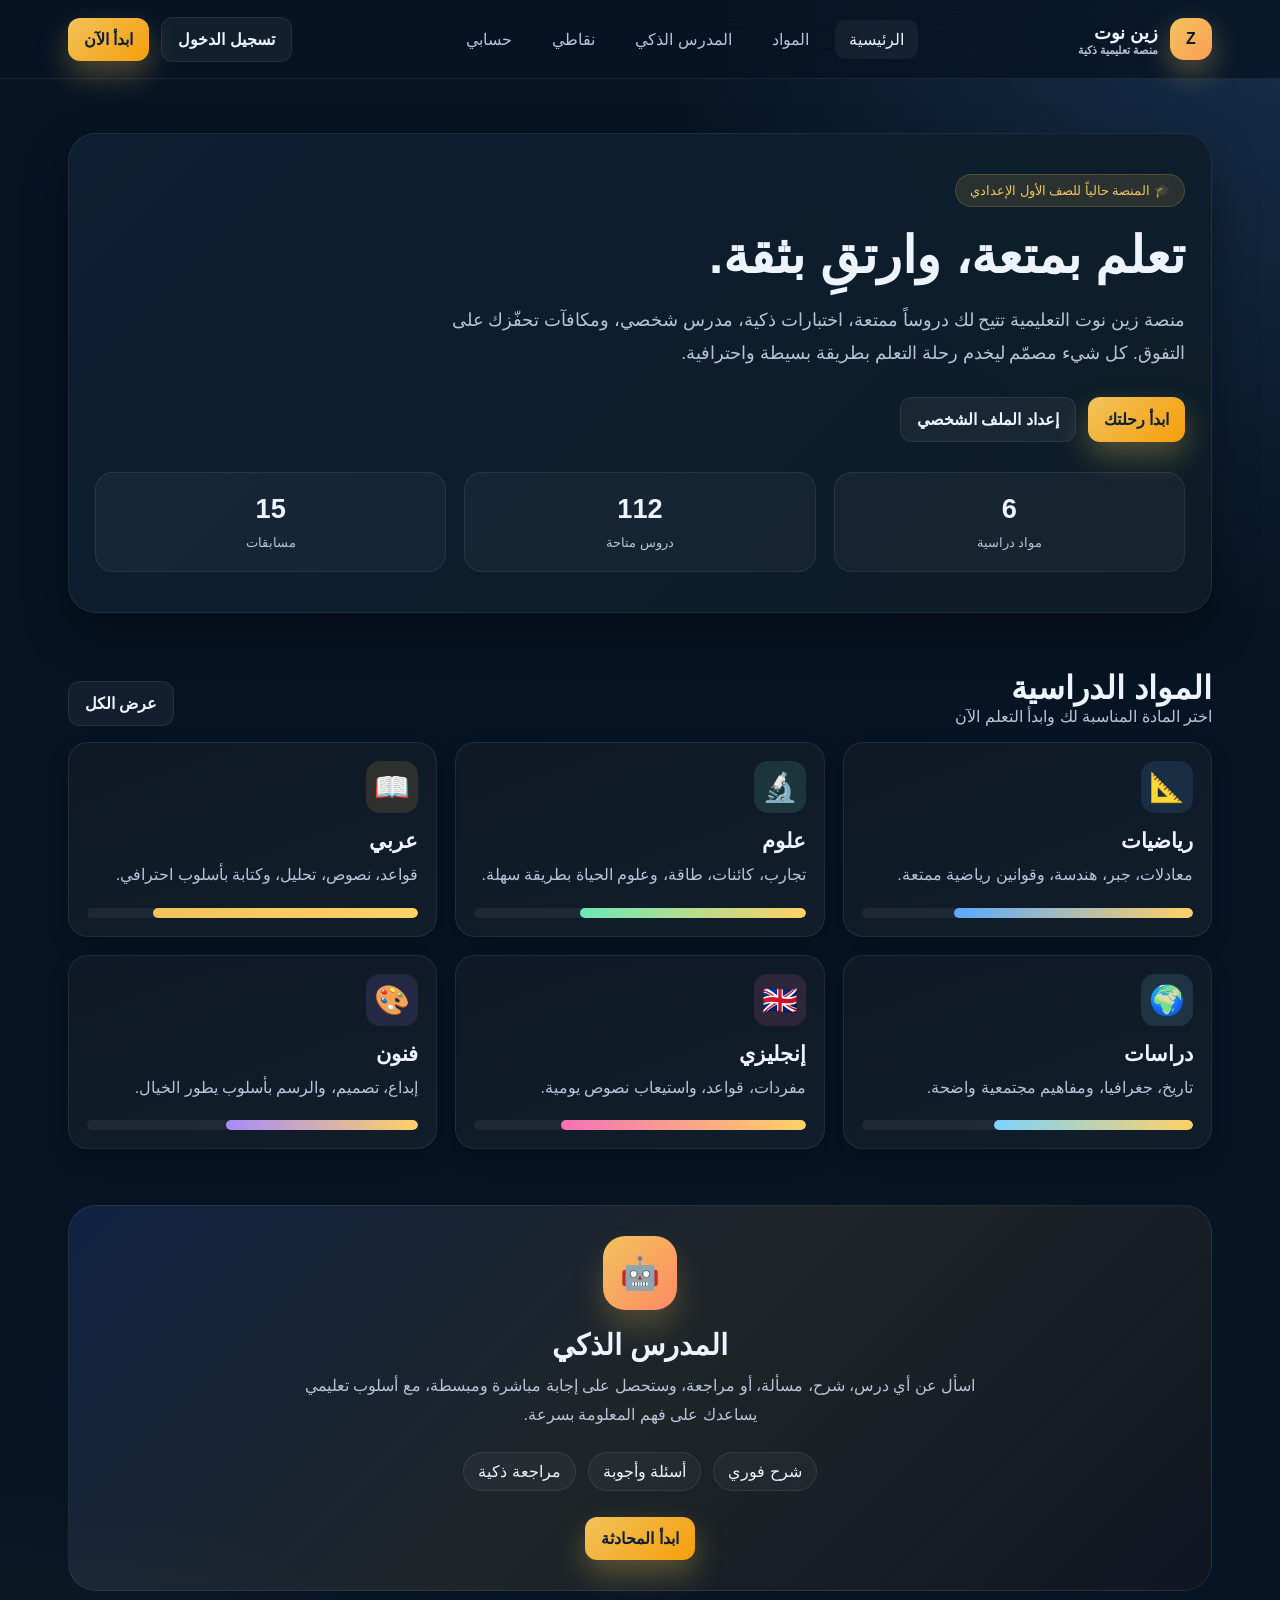
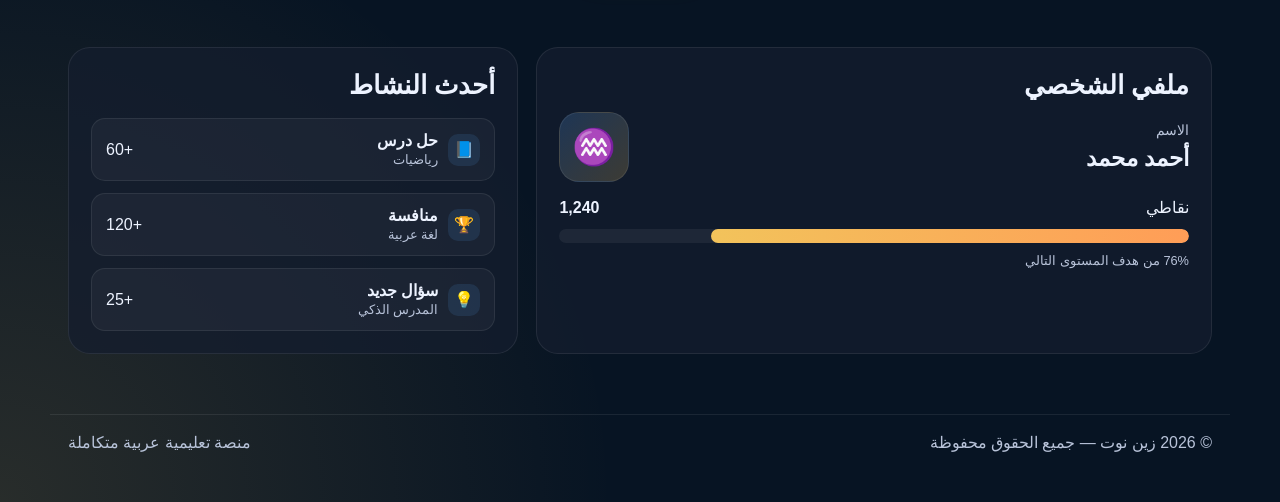
<file: project/zen-note-direct.html>
<!DOCTYPE html>
<html lang="ar" dir="rtl">
  <head>
    <meta charset="UTF-8" />
    <meta name="viewport" content="width=device-width, initial-scale=1.0" />
    <title>زين نوت | منصة تعليمية ذكية</title>
    <meta name="description" content="منصة تعليمية عربية للطلاب مع مواد دراسية، مدرس ذكي، نقاط ومكافآت." />
    <style>
      :root {
        --bg: #071423;
        --bg-2: #0d1b2a;
        --panel: rgba(15, 22, 36, 0.9);
        --panel-soft: rgba(20, 30, 46, 0.76);
        --card: rgba(30, 41, 59, 0.9);
        --line: rgba(255,255,255,0.08);
        --white: #edf3ff;
        --muted: #b8c3d9;
        --blue: #5ba9ff;
        --gold: #f2c35b;
        --green: #6ee7b7;
        --pink: #f472b6;
        --purple: #a78bfa;
        --red: #ff7b7b;
        --shadow: 0 20px 45px rgba(0,0,0,0.35);
      }

      * { box-sizing: border-box; }

      html {
        scroll-behavior: smooth;
      }

      body {
        margin: 0;
        font-family: "Tahoma", "Segoe UI", sans-serif;
        background:
          radial-gradient(circle at top right, rgba(91,169,255,0.18), transparent 25%),
          radial-gradient(circle at bottom left, rgba(242,195,91,0.14), transparent 25%),
          var(--bg);
        color: var(--white);
      }

      a { color: inherit; text-decoration: none; }
      button, input, select { font: inherit; }

      .container {
        max-width: 1180px;
        margin: 0 auto;
        padding: 0 18px;
      }

      .topbar {
        position: sticky;
        top: 0;
        z-index: 30;
        backdrop-filter: blur(16px);
        background: rgba(7,20,35,0.78);
        border-bottom: 1px solid var(--line);
      }

      .topbar-inner {
        display: flex;
        align-items: center;
        justify-content: space-between;
        gap: 18px;
        min-height: 78px;
      }

      .brand {
        display: flex;
        align-items: center;
        gap: 12px;
        font-weight: 800;
      }

      .brand-mark {
        width: 42px;
        height: 42px;
        border-radius: 14px;
        background: linear-gradient(135deg, var(--gold), #ff9d57);
        position: relative;
        box-shadow: 0 12px 30px rgba(242,195,91,0.35);
      }

      .brand-mark::before {
        content: "Z";
        position: absolute;
        inset: 0;
        display: grid;
        place-items: center;
        color: #0d1725;
        font-weight: 900;
      }

      .nav {
        display: flex;
        align-items: center;
        gap: 12px;
        flex-wrap: wrap;
      }

      .nav a {
        padding: 10px 14px;
        color: var(--muted);
        border-radius: 10px;
        transition: 0.2s ease;
      }

      .nav a:hover,
      .nav a.active {
        background: rgba(255,255,255,0.05);
        color: var(--white);
      }

      .actions {
        display: flex;
        align-items: center;
        gap: 12px;
      }

      .btn {
        border: 0;
        border-radius: 12px;
        padding: 12px 16px;
        cursor: pointer;
        transition: transform 0.2s ease, opacity 0.2s ease;
        font-weight: 700;
      }

      .btn:hover { transform: translateY(-1px); }
      .btn:active { transform: translateY(0); }

      .btn-primary {
        background: linear-gradient(135deg, var(--gold), #f59e0b);
        color: #102033;
        box-shadow: 0 14px 30px rgba(242,195,91,0.3);
      }

      .btn-secondary {
        background: rgba(255,255,255,0.05);
        color: var(--white);
        border: 1px solid var(--line);
      }

      .hero {
        padding: 54px 0 28px;
      }

      .hero-card {
        position: relative;
        background: linear-gradient(135deg, rgba(14,31,52,0.95), rgba(14,29,38,0.92));
        border: 1px solid var(--line);
        border-radius: 28px;
        padding: 40px 26px;
        box-shadow: var(--shadow);
        overflow: hidden;
      }

      .hero-badge {
        display: inline-flex;
        align-items: center;
        gap: 8px;
        background: rgba(242,195,91,0.12);
        color: var(--gold);
        border: 1px solid rgba(242,195,91,0.18);
        border-radius: 999px;
        padding: 8px 14px;
        font-size: 13px;
      }

      h1 {
        margin: 18px 0 14px;
        font-size: clamp(2.1rem, 4vw, 4.3rem);
        line-height: 1.2;
      }

      .hero-sub {
        font-size: 1.1rem;
        color: var(--muted);
        max-width: 760px;
        line-height: 1.9;
      }

      .hero-actions {
        display: flex;
        flex-wrap: wrap;
        gap: 12px;
        margin-top: 26px;
      }

      .stats {
        display: grid;
        grid-template-columns: repeat(3, minmax(120px, 1fr));
        gap: 18px;
        margin-top: 30px;
      }

      .stat {
        background: rgba(255,255,255,0.04);
        border: 1px solid var(--line);
        border-radius: 18px;
        padding: 20px 16px;
        text-align: center;
      }

      .stat strong {
        display: block;
        font-size: 1.7rem;
        margin-bottom: 8px;
      }

      .stat span {
        color: var(--muted);
        font-size: 0.82rem;
      }

      section {
        padding: 28px 0;
      }

      .section-head {
        display: flex;
        align-items: end;
        justify-content: space-between;
        gap: 14px;
        margin-bottom: 16px;
      }

      .section-head h2 {
        margin: 0;
        font-size: 2rem;
      }

      .section-head p {
        margin: 0;
        color: var(--muted);
      }

      .subject-grid {
        display: grid;
        grid-template-columns: repeat(3, minmax(210px, 1fr));
        gap: 18px;
      }

      .subject-card {
        background: linear-gradient(160deg, rgba(17, 26, 39, 0.9), rgba(20, 30, 44, 0.9));
        border: 1px solid var(--line);
        border-radius: 20px;
        padding: 18px;
        cursor: pointer;
        transition: transform 0.2s ease, box-shadow 0.2s ease;
        box-shadow: 0 10px 22px rgba(0,0,0,0.18);
      }

      .subject-card:hover {
        transform: translateY(-4px);
        box-shadow: 0 18px 32px rgba(0,0,0,0.22);
      }

      .subject-icon {
        width: 52px;
        height: 52px;
        border-radius: 14px;
        display: grid;
        place-items: center;
        font-size: 1.8rem;
        margin-bottom: 16px;
      }

      .subject-card h3 {
        margin: 0 0 8px;
        font-size: 1.3rem;
      }

      .subject-card p {
        margin: 0;
        color: var(--muted);
        line-height: 1.8;
      }

      .subject-progress {
        margin-top: 18px;
        height: 10px;
        background: rgba(255,255,255,0.06);
        border-radius: 999px;
        overflow: hidden;
      }

      .subject-progress span {
        display: block;
        height: 100%;
        border-radius: 999px;
      }

      .feature-banner {
        background: linear-gradient(135deg, rgba(69, 122, 255, 0.14), rgba(242, 195, 91, 0.1), rgba(18,23,34,0.82));
        border: 1px solid var(--line);
        border-radius: 28px;
        padding: 30px 24px;
        text-align: center;
      }

      .feature-badge {
        width: 74px;
        height: 74px;
        border-radius: 22px;
        background: linear-gradient(135deg, var(--gold), #ff8a65);
        color: #111827;
        display: grid;
        place-items: center;
        margin: 0 auto 18px;
        font-size: 2rem;
        box-shadow: 0 18px 30px rgba(242,195,91,0.22);
      }

      .feature-banner h2 {
        margin: 0 0 10px;
        font-size: clamp(1.8rem, 2vw, 2.5rem);
      }

      .feature-banner p {
        margin: 0 auto;
        max-width: 720px;
        color: var(--muted);
        line-height: 1.8;
      }

      .feature-pills {
        display: flex;
        justify-content: center;
        flex-wrap: wrap;
        gap: 12px;
        margin-top: 22px;
      }

      .feature-pills span {
        background: rgba(255,255,255,0.04);
        border: 1px solid var(--line);
        border-radius: 999px;
        padding: 9px 14px;
        color: var(--white);
      }

      .dashboard {
        display: grid;
        grid-template-columns: 1.2fr 0.8fr;
        gap: 18px;
      }

      .panel {
        background: var(--panel-soft);
        border: 1px solid var(--line);
        border-radius: 22px;
        padding: 22px;
      }

      .zodiac-box {
        display: flex;
        align-items: center;
        justify-content: space-between;
        gap: 16px;
      }

      .zodiac-badge {
        width: 70px;
        height: 70px;
        border-radius: 20px;
        background: linear-gradient(135deg, rgba(91,169,255,0.2), rgba(242,195,91,0.2));
        display: grid;
        place-items: center;
        font-size: 2.2rem;
        border: 1px solid rgba(255,255,255,0.08);
      }

      .points-box {
        margin-top: 16px;
      }

      .points-top {
        display: flex;
        align-items: center;
        justify-content: space-between;
        margin-bottom: 12px;
      }

      .bar-wrap {
        height: 14px;
        background: rgba(255,255,255,0.06);
        border-radius: 999px;
        overflow: hidden;
      }

      .bar {
        width: 76%;
        height: 100%;
        background: linear-gradient(90deg, var(--gold), #ff9d57);
        border-radius: inherit;
      }

      .mini-list {
        margin-top: 18px;
        display: grid;
        gap: 12px;
      }

      .mini-item {
        display: flex;
        align-items: center;
        justify-content: space-between;
        gap: 14px;
        background: rgba(255,255,255,0.04);
        border: 1px solid var(--line);
        border-radius: 14px;
        padding: 12px 14px;
      }

      .mini-item .tag {
        width: 32px;
        height: 32px;
        border-radius: 10px;
        display: grid;
        place-items: center;
        background: rgba(91,169,255,0.12);
      }

      .footer {
        padding: 32px 0 50px;
        color: var(--muted);
      }

      .footer-inner {
        display: flex;
        align-items: center;
        justify-content: space-between;
        gap: 14px;
        flex-wrap: wrap;
        border-top: 1px solid var(--line);
        padding-top: 18px;
      }

      .modal {
        position: fixed;
        inset: 0;
        background: rgba(3,8,15,0.76);
        display: none;
        align-items: center;
        justify-content: center;
        padding: 18px;
        z-index: 100;
      }

      .modal.open {
        display: flex;
      }

      .modal-panel {
        width: min(560px, 100%);
        background: linear-gradient(180deg, rgba(17,22,31,0.98), rgba(11,19,29,0.98));
        border: 1px solid var(--line);
        border-radius: 26px;
        overflow: hidden;
        box-shadow: var(--shadow);
      }

      .modal-head {
        display: flex;
        align-items: center;
        justify-content: space-between;
        gap: 12px;
        padding: 18px 22px;
        border-bottom: 1px solid var(--line);
      }

      .modal-body {
        padding: 22px;
      }

      .switch {
        display: flex;
        gap: 8px;
        background: rgba(255,255,255,0.04);
        border: 1px solid var(--line);
        border-radius: 12px;
        padding: 6px;
        margin-bottom: 18px;
      }

      .switch button {
        flex: 1;
        padding: 10px 12px;
        border-radius: 10px;
        background: transparent;
        color: var(--muted);
        border: 0;
        cursor: pointer;
        font-weight: 700;
      }

      .switch button.active {
        background: linear-gradient(135deg, var(--blue), #7a8dff);
        color: white;
      }

      .field {
        display: grid;
        gap: 8px;
        margin-bottom: 16px;
      }

      .field label {
        color: var(--muted);
        font-size: 0.9rem;
      }

      .field input,
      .field select {
        width: 100%;
        border: 1px solid var(--line);
        background: rgba(255,255,255,0.03);
        color: var(--white);
        border-radius: 12px;
        padding: 12px 14px;
      }

      .field input::placeholder { color: rgba(255,255,255,0.45); }

      .profile-grid {
        display: grid;
        grid-template-columns: repeat(2, minmax(150px, 1fr));
        gap: 16px;
      }

      .chat-box {
        display: grid;
        grid-template-rows: auto 1fr auto;
        height: 520px;
      }

      .chat-header {
        display: flex;
        align-items: center;
        justify-content: space-between;
        padding: 0 0 12px;
      }

      .chat-body {
        background: rgba(255,255,255,0.02);
        border: 1px solid var(--line);
        border-radius: 16px;
        padding: 14px;
        overflow: auto;
        display: grid;
        gap: 12px;
      }

      .msg {
        max-width: 82%;
        padding: 10px 12px;
        border-radius: 14px;
        line-height: 1.8;
      }

      .msg.ai {
        background: rgba(91,169,255,0.1);
        border: 1px solid rgba(91,169,255,0.2);
        margin-left: auto;
      }

      .msg.user {
        background: rgba(242,195,91,0.11);
        border: 1px solid rgba(242,195,91,0.2);
      }

      .chat-compose {
        display: flex;
        gap: 10px;
        margin-top: 12px;
      }

      .chat-compose input {
        flex: 1;
        border: 1px solid var(--line);
        background: rgba(255,255,255,0.03);
        color: var(--white);
        border-radius: 12px;
        padding: 12px 14px;
      }

      .small {
        color: var(--muted);
        font-size: 0.8rem;
      }

      @media (max-width: 920px) {
        .subject-grid {
          grid-template-columns: repeat(2, minmax(180px, 1fr));
        }

        .dashboard {
          grid-template-columns: 1fr;
        }
      }

      @media (max-width: 640px) {
        .topbar-inner {
          flex-wrap: wrap;
          gap: 10px;
          padding: 12px 0;
        }

        .nav {
          width: 100%;
          justify-content: center;
        }

        .actions {
          width: 100%;
          justify-content: center;
        }

        .subject-grid,
        .profile-grid,
        .stats {
          grid-template-columns: 1fr;
        }

        .section-head {
          display: block;
        }
      }
    </style>
  </head>
  <body>
    <header class="topbar">
      <div class="container topbar-inner">
        <div class="brand">
          <div class="brand-mark" aria-hidden="true"></div>
          <div>
            <div style="font-size: 1.15rem;">زين نوت</div>
            <div style="font-size: 0.7rem; color: var(--muted);">منصة تعليمية ذكية</div>
          </div>
        </div>

        <nav class="nav" aria-label="التنقل الرئيسي">
          <a href="#home" class="active">الرئيسية</a>
          <a href="#subjects">المواد</a>
          <a href="#ai-teacher">المدرس الذكي</a>
          <a href="#points">نقاطي</a>
          <a href="#account">حسابي</a>
        </nav>

        <div class="actions">
          <button class="btn btn-secondary" id="loginBtn">تسجيل الدخول</button>
          <button class="btn btn-primary" id="startBtn">ابدأ الآن</button>
        </div>
      </div>
    </header>

    <main id="home" class="container">
      <section class="hero">
        <div class="hero-card">
          <div class="hero-badge">🎓 المنصة حالياً للصف الأول الإعدادي</div>
          <h1>تعلم بمتعة، وارتقِ بثقة.</h1>
          <p class="hero-sub">
            منصة زين نوت التعليمية تتيح لك دروساً ممتعة، اختبارات ذكية، مدرس شخصي، ومكافآت تحفّزك
            على التفوق. كل شيء مصمّم ليخدم رحلة التعلم بطريقة بسيطة واحترافية.
          </p>

          <div class="hero-actions">
            <button class="btn btn-primary" id="heroStartBtn">ابدأ رحلتك</button>
            <button class="btn btn-secondary" id="profileBtn">إعداد الملف الشخصي</button>
          </div>

          <div class="stats">
            <div class="stat">
              <strong>6</strong>
              <span>مواد دراسية</span>
            </div>
            <div class="stat">
              <strong>112</strong>
              <span>دروس متاحة</span>
            </div>
            <div class="stat">
              <strong>15</strong>
              <span>مسابقات</span>
            </div>
          </div>
        </div>
      </section>

      <section id="subjects">
        <div class="section-head">
          <div>
            <h2>المواد الدراسية</h2>
            <p>اختر المادة المناسبة لك وابدأ التعلم الآن</p>
          </div>
          <button class="btn btn-secondary">عرض الكل</button>
        </div>

        <div class="subject-grid" id="subjectGrid"></div>
      </section>

      <section id="ai-teacher">
        <div class="feature-banner">
          <div class="feature-badge">🤖</div>
          <h2>المدرس الذكي</h2>
          <p>
            اسأل عن أي درس، شرح، مسألة، أو مراجعة، وستحصل على إجابة مباشرة ومبسطة، مع أسلوب
            تعليمي يساعدك على فهم المعلومة بسرعة.
          </p>
          <div class="feature-pills">
            <span>شرح فوري</span>
            <span>أسئلة وأجوبة</span>
            <span>مراجعة ذكية</span>
          </div>
          <div class="hero-actions" style="justify-content: center; ">
            <button class="btn btn-primary" id="openChatBtn">ابدأ المحادثة</button>
          </div>
        </div>
      </section>

      <section id="points" class="dashboard">
        <div class="panel">
          <div class="section-head" style="margin-bottom: 12px;">
            <div>
              <h2 style="font-size: 1.6rem;">ملفي الشخصي</h2>
            </div>
          </div>

          <div class="zodiac-box">
            <div>
              <div style="color: var(--muted); font-size: .85rem;">الاسم</div>
              <div style="font-size: 1.45rem; font-weight: 800; margin-top: 6px;">أحمد محمد</div>
            </div>
            <div class="zodiac-badge">♒</div>
          </div>

          <div class="points-box">
            <div class="points-top">
              <span>نقاطي</span>
              <strong>1,240</strong>
            </div>
            <div class="bar-wrap"><div class="bar"></div></div>
            <div class="small" style="margin-top: 10px;">76% من هدف المستوى التالي</div>
          </div>
        </div>

        <div class="panel" id="account">
          <div class="section-head" style="margin-bottom: 12px;">
            <div>
              <h2 style="font-size: 1.6rem;">أحدث النشاط</h2>
            </div>
          </div>

          <div class="mini-list">
            <div class="mini-item">
              <div style="display: flex; align-items: center; gap: 10px;">
                <div class="tag">📘</div>
                <div>
                  <strong>حل درس</strong><br>
                  <span class="small">رياضيات</span>
                </div>
              </div>
              <span>+60</span>
            </div>

            <div class="mini-item">
              <div style="display: flex; align-items: center; gap: 10px;">
                <div class="tag">🏆</div>
                <div>
                  <strong>منافسة</strong><br>
                  <span class="small">لغة عربية</span>
                </div>
              </div>
              <span>+120</span>
            </div>

            <div class="mini-item">
              <div style="display: flex; align-items: center; gap: 10px;">
                <div class="tag">💡</div>
                <div>
                  <strong>سؤال جديد</strong><br>
                  <span class="small">المدرس الذكي</span>
                </div>
              </div>
              <span>+25</span>
            </div>
          </div>
        </div>
      </section>
    </main>

    <footer class="footer">
      <div class="container footer-inner">
        <div>© 2026 زين نوت — جميع الحقوق محفوظة</div>
        <div>منصة تعليمية عربية متكاملة</div>
      </div>
    </footer>

    <div class="modal" id="authModal" aria-hidden="true">
      <div class="modal-panel">
        <div class="modal-head">
          <h3 style="margin: 0;">تسجيل الدخول</h3>
          <button class="btn btn-secondary" data-close="authModal" style="width: auto;">إغلاق</button>
        </div>
        <div class="modal-body">
          <div class="switch">
            <button class="active" data-mode="login">دخول</button>
            <button data-mode="signup">تسجيل</button>
          </div>

          <div class="field" id="fullNameField" style="display: none;">
            <label>الاسم الكامل</label>
            <input type="text" placeholder="اكتب اسمك بالكامل" />
          </div>

          <div class="field">
            <label>البريد الإلكتروني</label>
            <input type="email" placeholder="name@example.com" />
          </div>

          <div class="field">
            <label>كلمة المرور</label>
            <input type="password" placeholder="••••••••" />
          </div>

          <button class="btn btn-primary" style="width: 100%; margin-top: 10px;" id="submitAuthBtn">تأكيد</button>
        </div>
      </div>
    </div>

    <div class="modal" id="profileModal" aria-hidden="true">
      <div class="modal-panel">
        <div class="modal-head">
          <h3 style="margin: 0;">إعداد الملف الشخصي</h3>
          <button class="btn btn-secondary" data-close="profileModal" style="width: auto;">إغلاق</button>
        </div>
        <div class="modal-body">
          <div class="profile-grid">
            <div class="field">
              <label>الاسم الكامل</label>
              <input type="text" value="أحمد محمد" />
            </div>
            <div class="field">
              <label>الصف الدراسي</label>
              <select>
                <option>الأول الإعدادي</option>
                <option>الثاني الإعدادي</option>
                <option>الثالث الإعدادي</option>
              </select>
            </div>
            <div class="field">
              <label>تاريخ الميلاد</label>
              <input type="date" value="2014-05-12" />
            </div>
            <div class="field">
              <label>نوع الحساب</label>
              <select>
                <option>طالب</option>
                <option>ولي أمر</option>
              </select>
            </div>
          </div>
          <button class="btn btn-primary" style="width: 100%; margin-top: 18px;">حفظ البيانات</button>
        </div>
      </div>
    </div>

    <div class="modal" id="chatModal" aria-hidden="true">
      <div class="modal-panel" style="width: min(720px, 100%);">
        <div class="modal-head">
          <h3 style="margin: 0;">المدرس الذكي</h3>
          <button class="btn btn-secondary" data-close="chatModal" style="width: auto;">إغلاق</button>
        </div>
        <div class="modal-body chat-box">
          <div class="chat-header">
            <div>محادثة تعليمية ذكية</div>
            <div class="small">متصل الآن</div>
          </div>

          <div class="chat-body" id="chatBody">
            <div class="msg ai">أهلاً! أنا المدرّس الذكي. كيف أستطيع مساعدتك اليوم؟</div>
            <div class="msg user">أريد شرح درس الجبر البسيط.</div>
            <div class="msg ai">بالتأكيد! الجبر يعني استخدام الرموز بدل الأرقام في بعض المعادلات. مثال: 2x + 3 = 11 → اطرح 3 ثم اقسم على 2 → x = 4.</div>
          </div>

          <div class="chat-compose">
            <input type="text" id="chatInput" placeholder="اكتب سؤالك هنا..." />
            <button class="btn btn-primary" id="sendChatBtn">إرسال</button>
          </div>
        </div>
      </div>
    </div>

    <script>
      const subjects = [
        { name: 'رياضيات', emoji: '📐', color: '#5ba9ff', progress: '72%', desc: 'معادلات، جبر، هندسة، وقوانين رياضية ممتعة.' },
        { name: 'علوم', emoji: '🔬', color: '#6ee7b7', progress: '68%', desc: 'تجارب، كائنات، طاقة، وعلوم الحياة بطريقة سهلة.' },
        { name: 'عربي', emoji: '📖', color: '#f2c35b', progress: '80%', desc: 'قواعد، نصوص، تحليل، وكتابة بأسلوب احترافي.' },
        { name: 'دراسات', emoji: '🌍', color: '#7dd3fc', progress: '60%', desc: 'تاريخ، جغرافيا، ومفاهيم مجتمعية واضحة.' },
        { name: 'إنجليزي', emoji: '🇬🇧', color: '#f472b6', progress: '74%', desc: 'مفردات، قواعد، واستيعاب نصوص يومية.' },
        { name: 'فنون', emoji: '🎨', color: '#a78bfa', progress: '58%', desc: 'إبداع، تصميم، والرسم بأسلوب يطور الخيال.' }
      ];

      const subjectGrid = document.getElementById('subjectGrid');
      subjectGrid.innerHTML = subjects.map((s, index) => `
        <article class="subject-card" tabindex="0" data-index="${index}">
          <div class="subject-icon" style="background: ${s.color}20; color: ${s.color};">${s.emoji}</div>
          <h3>${s.name}</h3>
          <p>${s.desc}</p>
          <div class="subject-progress"><span style="width: ${s.progress}; background: linear-gradient(90deg, ${s.color}, #ffd166);"></span></div>
        </article>
      `).join('');

      document.querySelectorAll('.subject-card').forEach(card => {
        card.addEventListener('click', () => {
          const idx = Number(card.dataset.index);
          const subject = subjects[idx];
          alert(`تم اختيار مادة: ${subject.name}\n${subject.desc}`);
        });
      });

      const modals = {
        authModal: document.getElementById('authModal'),
        profileModal: document.getElementById('profileModal'),
        chatModal: document.getElementById('chatModal')
      };

      function openModal(name) {
        modals[name].classList.add('open');
      }

      function closeModal(name) {
        modals[name].classList.remove('open');
      }

      document.getElementById('loginBtn').addEventListener('click', () => openModal('authModal'));
      document.getElementById('startBtn').addEventListener('click', () => openModal('authModal'));
      document.getElementById('heroStartBtn').addEventListener('click', () => openModal('authModal'));
      document.getElementById('profileBtn').addEventListener('click', () => openModal('profileModal'));
      document.getElementById('openChatBtn').addEventListener('click', () => openModal('chatModal'));

      document.querySelectorAll('[data-close]').forEach(btn => {
        btn.addEventListener('click', () => closeModal(btn.dataset.close));
      });

      const modeButtons = document.querySelectorAll('[data-mode]');
      const fullNameField = document.getElementById('fullNameField');
      modeButtons.forEach(btn => {
        btn.addEventListener('click', () => {
          const isSignup = btn.dataset.mode === 'signup';
          modeButtons.forEach(b => b.classList.toggle('active', b === btn));
          fullNameField.style.display = isSignup ? 'grid' : 'none';
        });
      });

      document.getElementById('submitAuthBtn').addEventListener('click', () => {
        closeModal('authModal');
        alert('تم تسجيل الدخول بنجاح.');
      });

      document.getElementById('sendChatBtn').addEventListener('click', () => {
        const input = document.getElementById('chatInput');
        const value = input.value.trim();
        if (!value) return;

        const body = document.getElementById('chatBody');
        const userMsg = document.createElement('div');
        userMsg.className = 'msg user';
        userMsg.textContent = value;
        body.appendChild(userMsg);

        const answer = document.createElement('div');
        answer.className = 'msg ai';
        answer.textContent = 'بالتأكيد! أستطيع مساعدتك في هذا الموضوع. إذا أردت، يمكنني شرح الفكرة خطوة بخطوة أو إعطاء مثال تدريبي سريع.';
        body.appendChild(answer);

        input.value = '';
        body.scrollTop = body.scrollHeight;
      });

      document.getElementById('chatInput').addEventListener('keydown', (event) => {
        if (event.key === 'Enter') {
          document.getElementById('sendChatBtn').click();
        }
      });
    </script>
  </body>
</html>
</file>
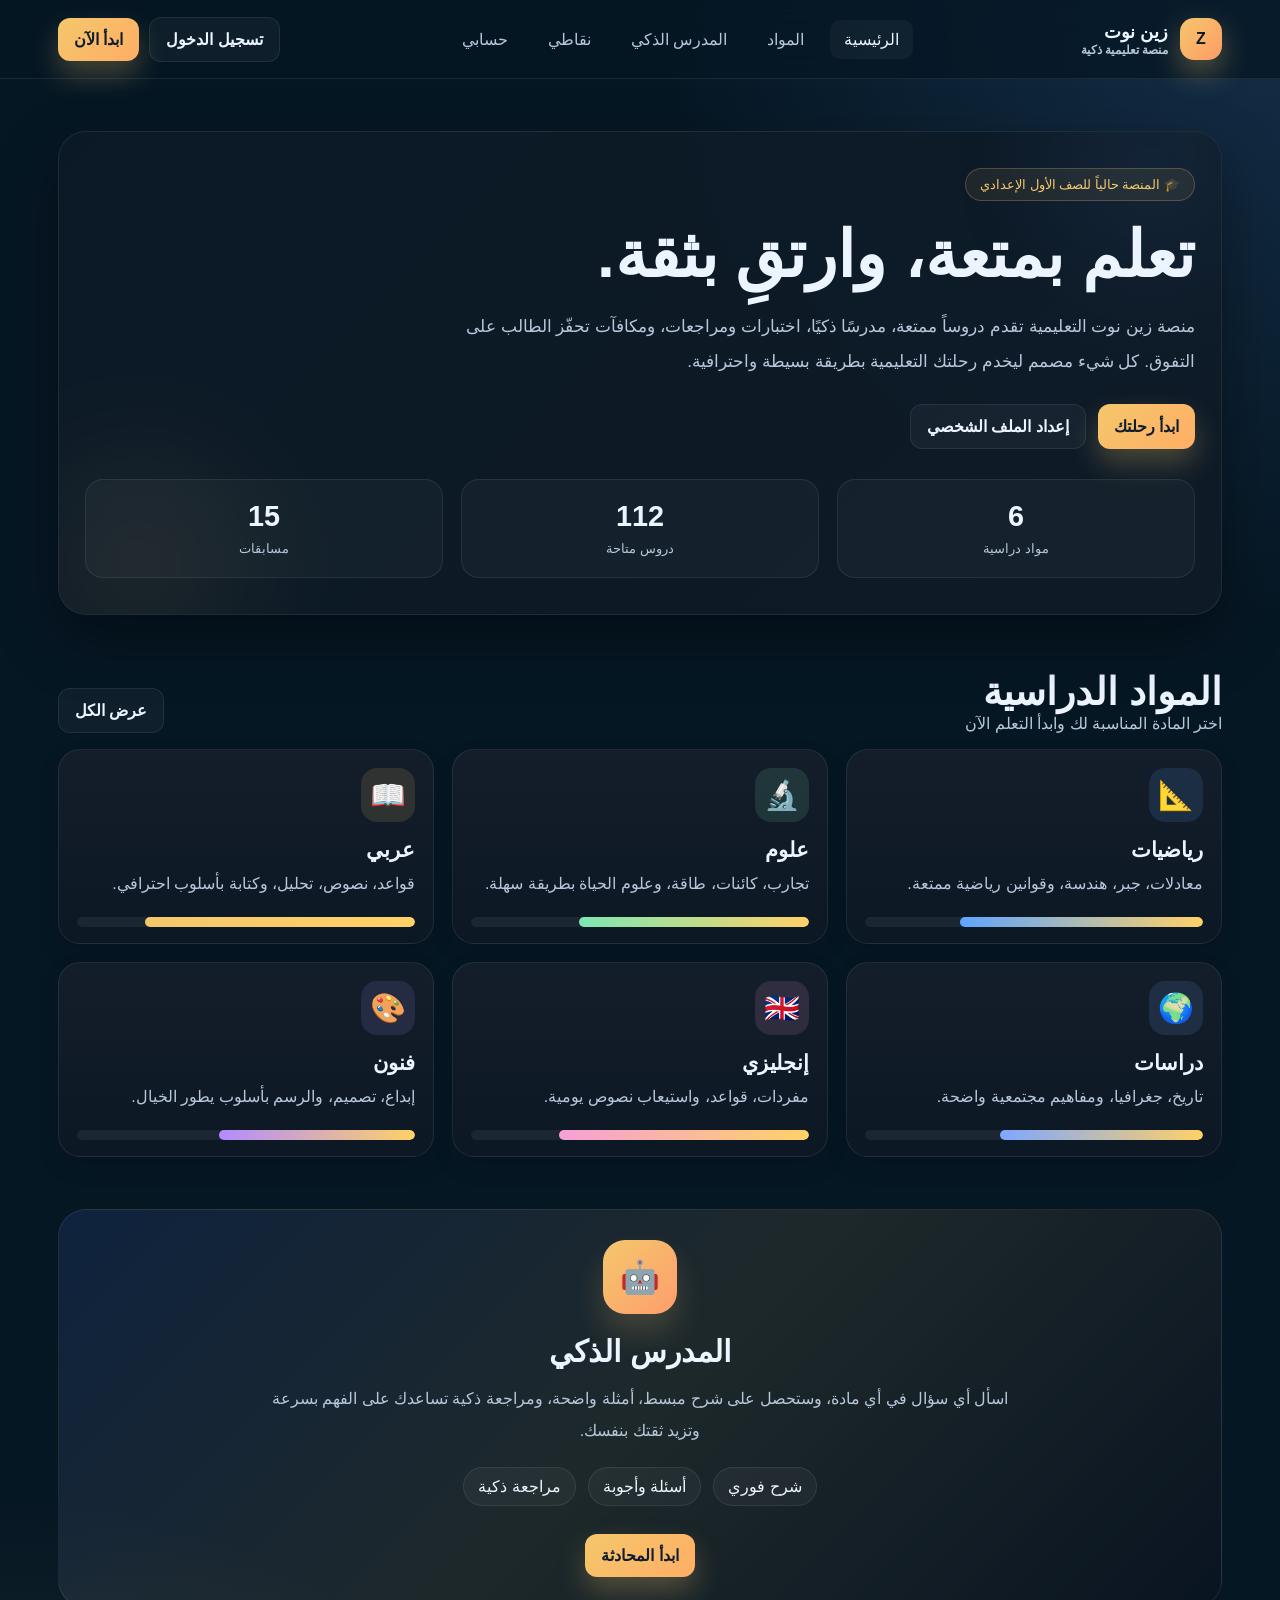
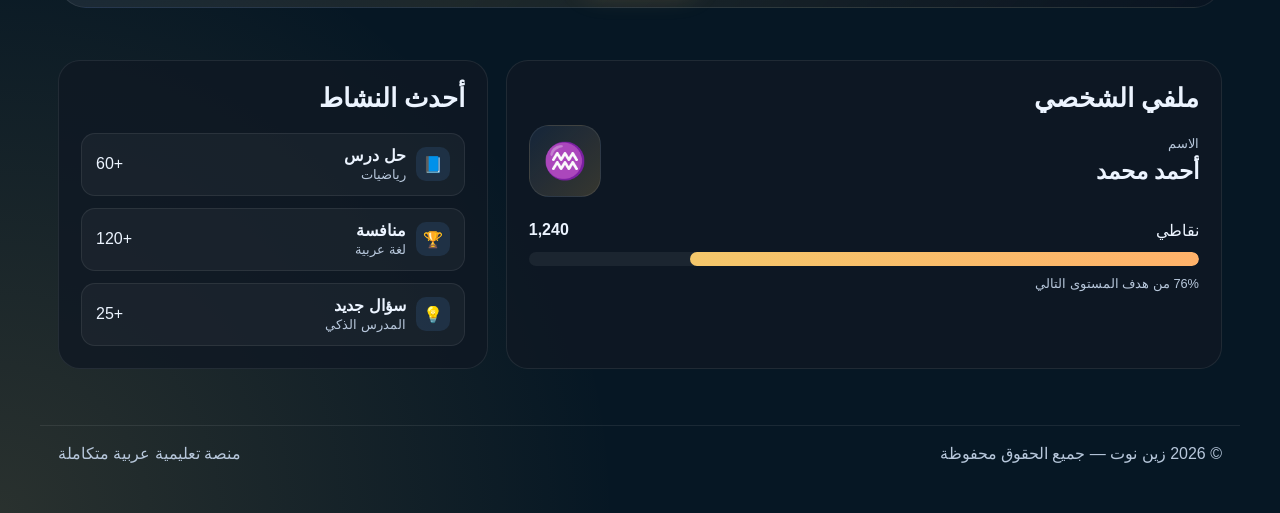
<file: project/zen-note-full.html>
<!DOCTYPE html>
<html lang="ar" dir="rtl">
  <head>
    <meta charset="UTF-8" />
    <meta name="viewport" content="width=device-width, initial-scale=1.0" />
    <title>زين نوت | منصة تعليمية متكاملة</title>
    <meta name="description" content="منصة تعليمية عربية للطلاب تقدم مواد دراسية، مدرس ذكي، نقاط ومكافآت، وتفاعل كامل." />
    <style>
      :root {
        --bg: #061724;
        --bg-soft: #0d1d2d;
        --bg-panel: rgba(17, 27, 39, 0.92);
        --card: rgba(17, 24, 39, 0.75);
        --line: rgba(255,255,255,0.08);
        --line-strong: rgba(255,255,255,0.14);
        --text: #ecf4ff;
        --muted: #b7c7db;
        --blue: #5ea5ff;
        --blue-2: #7ea7ff;
        --gold: #f4c76b;
        --gold-2: #ffbf69;
        --green: #7de7b2;
        --pink: #f5a0d7;
        --purple: #b18cff;
        --orange: #ff9c66;
        --shadow: 0 24px 60px rgba(0, 0, 0, 0.38);
      }

      * { box-sizing: border-box; }

      html {
        scroll-behavior: smooth;
      }

      body {
        margin: 0;
        font-family: "Tahoma", "Segoe UI", sans-serif;
        background:
          radial-gradient(circle at top right, rgba(94,165,255,0.16), transparent 25%),
          radial-gradient(circle at bottom left, rgba(244,199,107,0.15), transparent 25%),
          var(--bg);
        color: var(--text);
      }

      a { color: inherit; text-decoration: none; }
      button, input, select { font: inherit; }

      .container {
        max-width: 1200px;
        margin: 0 auto;
        padding: 0 18px;
      }

      .topbar {
        position: sticky;
        top: 0;
        z-index: 40;
        background: rgba(6, 23, 36, 0.76);
        backdrop-filter: blur(16px);
        border-bottom: 1px solid var(--line);
      }

      .topbar-inner {
        display: flex;
        align-items: center;
        justify-content: space-between;
        gap: 18px;
        min-height: 78px;
      }

      .brand {
        display: flex;
        align-items: center;
        gap: 12px;
        font-weight: 800;
      }

      .brand-mark {
        width: 42px;
        height: 42px;
        border-radius: 14px;
        background: linear-gradient(135deg, var(--gold), var(--orange));
        display: grid;
        place-items: center;
        color: #0d1725;
        font-weight: 900;
        box-shadow: 0 12px 30px rgba(244,199,107,0.35);
      }

      .nav {
        display: flex;
        align-items: center;
        gap: 12px;
        flex-wrap: wrap;
      }

      .nav a {
        color: var(--muted);
        padding: 10px 14px;
        border-radius: 10px;
        transition: 0.2s ease;
      }

      .nav a:hover,
      .nav a.active {
        color: var(--text);
        background: rgba(255,255,255,0.04);
      }

      .header-actions {
        display: flex;
        align-items: center;
        gap: 10px;
      }

      .btn {
        border: 0;
        border-radius: 12px;
        cursor: pointer;
        padding: 12px 16px;
        font-weight: 700;
        transition: transform 0.2s ease, opacity 0.2s ease;
      }

      .btn:hover { transform: translateY(-1px); }
      .btn:active { transform: translateY(0); }

      .btn-primary {
        background: linear-gradient(135deg, var(--gold), #ffae65);
        color: #0f1d2d;
        box-shadow: 0 14px 28px rgba(244,199,107,0.26);
      }

      .btn-secondary {
        background: rgba(255,255,255,0.04);
        color: var(--text);
        border: 1px solid var(--line);
      }

      .hero {
        padding: 52px 0 28px;
      }

      .hero-panel {
        background: linear-gradient(135deg, rgba(12,26,39,0.94), rgba(15,27,39,0.96));
        border: 1px solid var(--line);
        border-radius: 28px;
        padding: 36px 26px;
        box-shadow: var(--shadow);
        overflow: hidden;
        position: relative;
      }

      .hero-panel::before,
      .hero-panel::after {
        content: "";
        position: absolute;
        border-radius: 50%;
        filter: blur(60px);
        opacity: 0.4;
      }

      .hero-panel::before {
        width: 220px;
        height: 220px;
        background: rgba(94,165,255,0.2);
        top: -80px;
        right: -40px;
      }

      .hero-panel::after {
        width: 220px;
        height: 220px;
        background: rgba(244,199,107,0.18);
        bottom: -60px;
        left: -30px;
      }

      .hero-content {
        position: relative;
        z-index: 1;
      }

      .hero-badge {
        display: inline-flex;
        align-items: center;
        gap: 8px;
        border: 1px solid rgba(244,199,107,0.24);
        background: rgba(244,199,107,0.08);
        color: var(--gold);
        padding: 8px 14px;
        border-radius: 999px;
        font-size: 13px;
      }

      h1 {
        margin: 18px 0 14px;
        font-size: clamp(2.2rem, 5vw, 4.4rem);
        line-height: 1.14;
      }

      .hero-text {
        color: var(--muted);
        font-size: 1.08rem;
        max-width: 760px;
        line-height: 2;
      }

      .hero-actions {
        display: flex;
        flex-wrap: wrap;
        gap: 12px;
        margin-top: 26px;
      }

      .stats {
        display: grid;
        grid-template-columns: repeat(3, minmax(140px, 1fr));
        gap: 18px;
        margin-top: 30px;
      }

      .stat {
        background: rgba(255,255,255,0.03);
        border: 1px solid var(--line);
        border-radius: 18px;
        padding: 20px 16px;
        text-align: center;
      }

      .stat strong {
        display: block;
        font-size: 1.8rem;
        margin-bottom: 6px;
      }

      .stat span {
        color: var(--muted);
        font-size: 0.82rem;
      }

      section {
        padding: 26px 0;
      }

      .section-head {
        display: flex;
        align-items: end;
        justify-content: space-between;
        gap: 14px;
        margin-bottom: 16px;
      }

      .section-head h2 {
        margin: 0;
        font-size: clamp(1.7rem, 3vw, 2.5rem);
      }

      .section-head p {
        margin: 0;
        color: var(--muted);
      }

      .subject-grid {
        display: grid;
        grid-template-columns: repeat(3, minmax(220px, 1fr));
        gap: 18px;
      }

      .subject-card {
        background: linear-gradient(180deg, rgba(21,31,43,0.9), rgba(14,24,37,0.9));
        border: 1px solid var(--line);
        border-radius: 22px;
        padding: 18px 18px 16px;
        box-shadow: 0 10px 22px rgba(0,0,0,0.14);
        transition: transform 0.2s ease, box-shadow 0.2s ease;
        cursor: pointer;
      }

      .subject-card:hover {
        transform: translateY(-4px);
        box-shadow: 0 18px 34px rgba(0,0,0,0.18);
      }

      .subject-icon {
        width: 54px;
        height: 54px;
        border-radius: 16px;
        display: grid;
        place-items: center;
        font-size: 1.8rem;
        margin-bottom: 16px;
      }

      .subject-card h3 {
        margin: 0 0 8px;
        font-size: 1.3rem;
      }

      .subject-card p {
        margin: 0;
        color: var(--muted);
        line-height: 1.8;
      }

      .subject-progress {
        margin-top: 18px;
        height: 10px;
        background: rgba(255,255,255,0.06);
        border-radius: 999px;
        overflow: hidden;
      }

      .subject-progress span {
        display: block;
        height: 100%;
        border-radius: inherit;
      }

      .feature-banner {
        background: linear-gradient(135deg, rgba(77,120,255,0.12), rgba(244,199,107,0.1), rgba(10,20,33,0.88));
        border: 1px solid var(--line);
        border-radius: 28px;
        padding: 30px 24px;
        text-align: center;
      }

      .feature-badge {
        width: 74px;
        height: 74px;
        margin: 0 auto 20px;
        border-radius: 22px;
        display: grid;
        place-items: center;
        font-size: 2rem;
        background: linear-gradient(135deg, var(--gold), #fe9e6d);
        color: #101e2d;
        box-shadow: 0 18px 30px rgba(244,199,107,0.18);
      }

      .feature-banner h2 {
        margin: 0 0 14px;
        font-size: clamp(1.9rem, 2vw, 2.8rem);
      }

      .feature-banner p {
        max-width: 760px;
        margin: 0 auto;
        color: var(--muted);
        line-height: 2;
      }

      .feature-pills {
        display: flex;
        justify-content: center;
        gap: 12px;
        flex-wrap: wrap;
        margin-top: 20px;
      }

      .feature-pills span {
        background: rgba(255,255,255,0.04);
        border: 1px solid var(--line);
        border-radius: 999px;
        padding: 9px 14px;
      }

      .dashboard {
        display: grid;
        grid-template-columns: 1.25fr 0.75fr;
        gap: 18px;
      }

      .panel {
        background: rgba(15,24,35,0.8);
        border: 1px solid var(--line);
        border-radius: 22px;
        padding: 22px;
      }

      .zodiac-box {
        display: flex;
        align-items: center;
        justify-content: space-between;
        gap: 16px;
      }

      .zodiac-badge {
        width: 72px;
        height: 72px;
        border-radius: 20px;
        display: grid;
        place-items: center;
        font-size: 2.2rem;
        background: linear-gradient(135deg, rgba(94,165,255,0.1), rgba(244,199,107,0.18));
        border: 1px solid rgba(255,255,255,0.08);
      }

      .points-box {
        margin-top: 24px;
      }

      .points-top {
        display: flex;
        align-items: center;
        justify-content: space-between;
        margin-bottom: 12px;
      }

      .progress-bar {
        height: 14px;
        background: rgba(255,255,255,0.06);
        border-radius: 999px;
        overflow: hidden;
      }

      .progress-bar span {
        display: block;
        height: 100%;
        width: 76%;
        border-radius: inherit;
        background: linear-gradient(90deg, var(--gold), #ffb26a);
      }

      .mini-list {
        display: grid;
        gap: 12px;
        margin-top: 20px;
      }

      .mini-item {
        display: flex;
        align-items: center;
        justify-content: space-between;
        gap: 12px;
        background: rgba(255,255,255,0.04);
        border: 1px solid var(--line);
        border-radius: 14px;
        padding: 12px 14px;
      }

      .mini-tag {
        width: 34px;
        height: 34px;
        display: grid;
        place-items: center;
        border-radius: 10px;
        background: rgba(94,165,255,0.12);
      }

      .footer {
        padding: 30px 0 50px;
        color: var(--muted);
      }

      .footer-inner {
        border-top: 1px solid var(--line);
        padding-top: 18px;
        display: flex;
        align-items: center;
        justify-content: space-between;
        gap: 14px;
        flex-wrap: wrap;
      }

      .modal {
        position: fixed;
        inset: 0;
        z-index: 100;
        display: none;
        align-items: center;
        justify-content: center;
        background: rgba(4, 9, 15, 0.74);
        padding: 18px;
      }

      .modal.open {
        display: flex;
      }

      .modal-panel {
        width: min(620px, 100%);
        border-radius: 26px;
        border: 1px solid var(--line);
        background: linear-gradient(180deg, rgba(14,22,31,0.97), rgba(9,18,26,0.97));
        box-shadow: var(--shadow);
        overflow: hidden;
      }

      .modal-head {
        display: flex;
        align-items: center;
        justify-content: space-between;
        gap: 12px;
        padding: 18px 22px;
        border-bottom: 1px solid var(--line);
      }

      .modal-body {
        padding: 22px;
      }

      .switch {
        display: flex;
        gap: 8px;
        padding: 6px;
        border: 1px solid var(--line);
        background: rgba(255,255,255,0.04);
        border-radius: 12px;
        margin-bottom: 18px;
      }

      .switch button {
        flex: 1;
        border: 0;
        border-radius: 10px;
        background: transparent;
        color: var(--muted);
        font-weight: 700;
        padding: 10px 12px;
        cursor: pointer;
      }

      .switch button.active {
        background: linear-gradient(135deg, var(--blue), #7a8dff);
        color: white;
      }

      .field {
        display: grid;
        gap: 8px;
        margin-bottom: 16px;
      }

      .field label {
        color: var(--muted);
        font-size: 0.9rem;
      }

      .field input,
      .field select {
        width: 100%;
        border: 1px solid var(--line);
        background: rgba(255,255,255,0.02);
        border-radius: 12px;
        color: var(--text);
        padding: 12px 14px;
      }

      .field input::placeholder { color: rgba(255,255,255,0.42); }

      .profile-grid {
        display: grid;
        grid-template-columns: repeat(2, minmax(160px, 1fr));
        gap: 16px;
      }

      .chat-box {
        display: grid;
        grid-template-rows: auto 1fr auto;
        min-height: 540px;
      }

      .chat-header {
        display: flex;
        align-items: center;
        justify-content: space-between;
        gap: 12px;
        padding-bottom: 14px;
      }

      .chat-body {
        background: rgba(255,255,255,0.02);
        border: 1px solid var(--line);
        border-radius: 16px;
        padding: 14px;
        overflow: auto;
        display: grid;
        gap: 12px;
      }

      .msg {
        max-width: 82%;
        border-radius: 14px;
        padding: 10px 12px;
        line-height: 1.8;
      }

      .msg.ai {
        background: rgba(94,165,255,0.1);
        border: 1px solid rgba(94,165,255,0.18);
        margin-left: auto;
      }

      .msg.user {
        background: rgba(244,199,107,0.1);
        border: 1px solid rgba(244,199,107,0.2);
      }

      .chat-compose {
        display: flex;
        gap: 10px;
        margin-top: 12px;
      }

      .chat-compose input {
        flex: 1;
        border: 1px solid var(--line);
        background: rgba(255,255,255,0.02);
        border-radius: 12px;
        color: var(--text);
        padding: 12px 14px;
      }

      .small {
        color: var(--muted);
        font-size: 0.8rem;
      }

      @media (max-width: 920px) {
        .subject-grid {
          grid-template-columns: repeat(2, minmax(180px, 1fr));
        }

        .dashboard {
          grid-template-columns: 1fr;
        }
      }

      @media (max-width: 670px) {
        .topbar-inner {
          flex-wrap: wrap;
          padding: 12px 0;
        }

        .nav {
          width: 100%;
          justify-content: center;
        }

        .header-actions {
          width: 100%;
          justify-content: center;
        }

        .subject-grid,
        .stats,
        .profile-grid {
          grid-template-columns: 1fr;
        }

        .section-head {
          display: block;
        }
      }
    </style>
  </head>
  <body>
    <header class="topbar">
      <div class="container topbar-inner">
        <div class="brand">
          <div class="brand-mark">Z</div>
          <div>
            <div style="font-size: 1.1rem;">زين نوت</div>
            <div style="font-size: 0.72rem; color: var(--muted);">منصة تعليمية ذكية</div>
          </div>
        </div>

        <nav class="nav" aria-label="التنقل">
          <a href="#home" class="active">الرئيسية</a>
          <a href="#subjects">المواد</a>
          <a href="#ai-teacher">المدرس الذكي</a>
          <a href="#points">نقاطي</a>
          <a href="#account">حسابي</a>
        </nav>

        <div class="header-actions">
          <button class="btn btn-secondary" id="loginBtn">تسجيل الدخول</button>
          <button class="btn btn-primary" id="startBtn">ابدأ الآن</button>
        </div>
      </div>
    </header>

    <main id="home" class="container">
      <section class="hero">
        <div class="hero-panel">
          <div class="hero-content">
            <div class="hero-badge">🎓 المنصة حالياً للصف الأول الإعدادي</div>
            <h1>تعلم بمتعة، وارتقِ بثقة.</h1>
            <p class="hero-text">
              منصة زين نوت التعليمية تقدم دروساً ممتعة، مدرسًا ذكيًا، اختبارات ومراجعات، ومكافآت تحفّز
              الطالب على التفوق. كل شيء مصمم ليخدم رحلتك التعليمية بطريقة بسيطة واحترافية.
            </p>

            <div class="hero-actions">
              <button class="btn btn-primary" id="heroStartBtn">ابدأ رحلتك</button>
              <button class="btn btn-secondary" id="profileBtn">إعداد الملف الشخصي</button>
            </div>

            <div class="stats">
              <div class="stat">
                <strong>6</strong>
                <span>مواد دراسية</span>
              </div>
              <div class="stat">
                <strong>112</strong>
                <span>دروس متاحة</span>
              </div>
              <div class="stat">
                <strong>15</strong>
                <span>مسابقات</span>
              </div>
            </div>
          </div>
        </div>
      </section>

      <section id="subjects">
        <div class="section-head">
          <div>
            <h2>المواد الدراسية</h2>
            <p>اختر المادة المناسبة لك وابدأ التعلم الآن</p>
          </div>
          <button class="btn btn-secondary">عرض الكل</button>
        </div>

        <div class="subject-grid" id="subjectGrid"></div>
      </section>

      <section id="ai-teacher">
        <div class="feature-banner">
          <div class="feature-badge">🤖</div>
          <h2>المدرس الذكي</h2>
          <p>
            اسأل أي سؤال في أي مادة، وستحصل على شرح مبسط، أمثلة واضحة، ومراجعة ذكية تساعدك على
            الفهم بسرعة وتزيد ثقتك بنفسك.
          </p>
          <div class="feature-pills">
            <span>شرح فوري</span>
            <span>أسئلة وأجوبة</span>
            <span>مراجعة ذكية</span>
          </div>
          <div class="hero-actions" style="justify-content: center; margin-top: 28px;">
            <button class="btn btn-primary" id="openChatBtn">ابدأ المحادثة</button>
          </div>
        </div>
      </section>

      <section id="points" class="dashboard">
        <div class="panel">
          <div class="section-head" style="margin-bottom: 12px;">
            <div>
              <h2 style="font-size: 1.6rem;">ملفي الشخصي</h2>
            </div>
          </div>

          <div class="zodiac-box">
            <div>
              <div class="small">الاسم</div>
              <div style="font-size: 1.45rem; font-weight: 800; margin-top: 6px;">أحمد محمد</div>
            </div>
            <div class="zodiac-badge">♒</div>
          </div>

          <div class="points-box">
            <div class="points-top">
              <span>نقاطي</span>
              <strong>1,240</strong>
            </div>
            <div class="progress-bar"><span></span></div>
            <div class="small" style="margin-top: 10px;">76% من هدف المستوى التالي</div>
          </div>
        </div>

        <div class="panel" id="account">
          <div class="section-head" style="margin-bottom: 12px;">
            <div>
              <h2 style="font-size: 1.6rem;">أحدث النشاط</h2>
            </div>
          </div>

          <div class="mini-list">
            <div class="mini-item">
              <div style="display: flex; align-items: center; gap: 10px;">
                <div class="mini-tag">📘</div>
                <div>
                  <strong>حل درس</strong><br />
                  <span class="small">رياضيات</span>
                </div>
              </div>
              <span>+60</span>
            </div>

            <div class="mini-item">
              <div style="display: flex; align-items: center; gap: 10px;">
                <div class="mini-tag">🏆</div>
                <div>
                  <strong>منافسة</strong><br />
                  <span class="small">لغة عربية</span>
                </div>
              </div>
              <span>+120</span>
            </div>

            <div class="mini-item">
              <div style="display: flex; align-items: center; gap: 10px;">
                <div class="mini-tag">💡</div>
                <div>
                  <strong>سؤال جديد</strong><br />
                  <span class="small">المدرس الذكي</span>
                </div>
              </div>
              <span>+25</span>
            </div>
          </div>
        </div>
      </section>
    </main>

    <footer class="footer">
      <div class="container footer-inner">
        <div>© 2026 زين نوت — جميع الحقوق محفوظة</div>
        <div>منصة تعليمية عربية متكاملة</div>
      </div>
    </footer>

    <div class="modal" id="authModal" aria-hidden="true">
      <div class="modal-panel">
        <div class="modal-head">
          <h3 style="margin: 0;">تسجيل الدخول</h3>
          <button class="btn btn-secondary" data-close="authModal" style="width: auto;">إغلاق</button>
        </div>
        <div class="modal-body">
          <div class="switch">
            <button class="active" data-mode="login">دخول</button>
            <button data-mode="signup">تسجيل</button>
          </div>

          <div class="field" id="fullNameField" style="display: none;">
            <label>الاسم الكامل</label>
            <input type="text" placeholder="اكتب اسمك بالكامل" />
          </div>

          <div class="field">
            <label>البريد الإلكتروني</label>
            <input type="email" placeholder="name@example.com" />
          </div>

          <div class="field">
            <label>كلمة المرور</label>
            <input type="password" placeholder="••••••••" />
          </div>

          <button class="btn btn-primary" style="width: 100%; margin-top: 10px;" id="submitAuthBtn">تأكيد</button>
        </div>
      </div>
    </div>

    <div class="modal" id="profileModal" aria-hidden="true">
      <div class="modal-panel">
        <div class="modal-head">
          <h3 style="margin: 0;">إعداد الملف الشخصي</h3>
          <button class="btn btn-secondary" data-close="profileModal" style="width: auto;">إغلاق</button>
        </div>
        <div class="modal-body">
          <div class="profile-grid">
            <div class="field">
              <label>الاسم الكامل</label>
              <input type="text" value="أحمد محمد" />
            </div>
            <div class="field">
              <label>الصف الدراسي</label>
              <select>
                <option>الأول الإعدادي</option>
                <option>الثاني الإعدادي</option>
                <option>الثالث الإعدادي</option>
              </select>
            </div>
            <div class="field">
              <label>تاريخ الميلاد</label>
              <input type="date" value="2014-05-12" />
            </div>
            <div class="field">
              <label>نوع الحساب</label>
              <select>
                <option>طالب</option>
                <option>ولي أمر</option>
              </select>
            </div>
          </div>
          <button class="btn btn-primary" style="width: 100%; margin-top: 20px;">حفظ البيانات</button>
        </div>
      </div>
    </div>

    <div class="modal" id="chatModal" aria-hidden="true">
      <div class="modal-panel" style="width: min(720px, 100%);">
        <div class="modal-head">
          <h3 style="margin: 0;">المدرس الذكي</h3>
          <button class="btn btn-secondary" data-close="chatModal" style="width: auto;">إغلاق</button>
        </div>
        <div class="modal-body chat-box">
          <div class="chat-header">
            <div>محادثة تعليمية ذكية</div>
            <div class="small">متصل الآن</div>
          </div>

          <div class="chat-body" id="chatBody">
            <div class="msg ai">أهلاً! أنا المدرَّس الذكي. كيف أستطيع مساعدتك اليوم؟</div>
            <div class="msg user">أريد شرح درس الجبر البسيط.</div>
            <div class="msg ai">بالتأكيد! الجبر يعني استخدام الرموز بدل الأرقام في بعض المعادلات. مثال: 2x + 3 = 11 → اطرح 3 ثم اقسم على 2 → x = 4.</div>
          </div>

          <div class="chat-compose">
            <input type="text" id="chatInput" placeholder="اكتب سؤالك هنا..." />
            <button class="btn btn-primary" id="sendChatBtn">إرسال</button>
          </div>
        </div>
      </div>
    </div>

    <script>
      const subjects = [
        { name: 'رياضيات', emoji: '📐', color: '#5ea5ff', progress: '72%', desc: 'معادلات، جبر، هندسة، وقوانين رياضية ممتعة.' },
        { name: 'علوم', emoji: '🔬', color: '#7de7b2', progress: '68%', desc: 'تجارب، كائنات، طاقة، وعلوم الحياة بطريقة سهلة.' },
        { name: 'عربي', emoji: '📖', color: '#f4c76b', progress: '80%', desc: 'قواعد، نصوص، تحليل، وكتابة بأسلوب احترافي.' },
        { name: 'دراسات', emoji: '🌍', color: '#7ea7ff', progress: '60%', desc: 'تاريخ، جغرافيا، ومفاهيم مجتمعية واضحة.' },
        { name: 'إنجليزي', emoji: '🇬🇧', color: '#f5a0d7', progress: '74%', desc: 'مفردات، قواعد، واستيعاب نصوص يومية.' },
        { name: 'فنون', emoji: '🎨', color: '#b18cff', progress: '58%', desc: 'إبداع، تصميم، والرسم بأسلوب يطور الخيال.' }
      ];

      const subjectGrid = document.getElementById('subjectGrid');
      subjectGrid.innerHTML = subjects.map((s, index) => `
        <article class="subject-card" data-index="${index}" tabindex="0">
          <div class="subject-icon" style="background: ${s.color}20; color: ${s.color};">${s.emoji}</div>
          <h3>${s.name}</h3>
          <p>${s.desc}</p>
          <div class="subject-progress">
            <span style="width: ${s.progress}; background: linear-gradient(90deg, ${s.color}, #ffd166);"></span>
          </div>
        </article>
      `).join('');

      document.querySelectorAll('.subject-card').forEach(card => {
        card.addEventListener('click', () => {
          const idx = Number(card.dataset.index);
          const subject = subjects[idx];
          alert(`تم اختيار مادة: ${subject.name}\n${subject.desc}`);
        });
      });

      const modals = {
        authModal: document.getElementById('authModal'),
        profileModal: document.getElementById('profileModal'),
        chatModal: document.getElementById('chatModal')
      };

      function openModal(name) {
        modals[name].classList.add('open');
      }

      function closeModal(name) {
        modals[name].classList.remove('open');
      }

      document.getElementById('loginBtn').addEventListener('click', () => openModal('authModal'));
      document.getElementById('startBtn').addEventListener('click', () => openModal('authModal'));
      document.getElementById('heroStartBtn').addEventListener('click', () => openModal('authModal'));
      document.getElementById('profileBtn').addEventListener('click', () => openModal('profileModal'));
      document.getElementById('openChatBtn').addEventListener('click', () => openModal('chatModal'));

      document.querySelectorAll('[data-close]').forEach((btn) => {
        btn.addEventListener('click', () => closeModal(btn.dataset.close));
      });

      const modeButtons = document.querySelectorAll('[data-mode]');
      const fullNameField = document.getElementById('fullNameField');
      modeButtons.forEach((btn) => {
        btn.addEventListener('click', () => {
          const isSignup = btn.dataset.mode === 'signup';
          modeButtons.forEach((b) => b.classList.toggle('active', b === btn));
          fullNameField.style.display = isSignup ? 'grid' : 'none';
        });
      });

      document.getElementById('submitAuthBtn').addEventListener('click', () => {
        closeModal('authModal');
        alert('تم تسجيل الدخول بنجاح.');
      });

      document.getElementById('sendChatBtn').addEventListener('click', () => {
        const input = document.getElementById('chatInput');
        const value = input.value.trim();
        if (!value) return;

        const body = document.getElementById('chatBody');
        const userMsg = document.createElement('div');
        userMsg.className = 'msg user';
        userMsg.textContent = value;
        body.appendChild(userMsg);

        const answer = document.createElement('div');
        answer.className = 'msg ai';
        answer.textContent = 'بالتأكيد! أستطيع مساعدتك في هذا الموضوع. إذا أردت، يمكنني شرح الفكرة خطوة بخطوة أو إعطاء مثال تدريبي سريع.';
        body.appendChild(answer);

        input.value = '';
        body.scrollTop = body.scrollHeight;
      });

      document.getElementById('chatInput').addEventListener('keydown', (event) => {
        if (event.key === 'Enter') {
          document.getElementById('sendChatBtn').click();
        }
      });
    </script>
  </body>
</html>
</file>
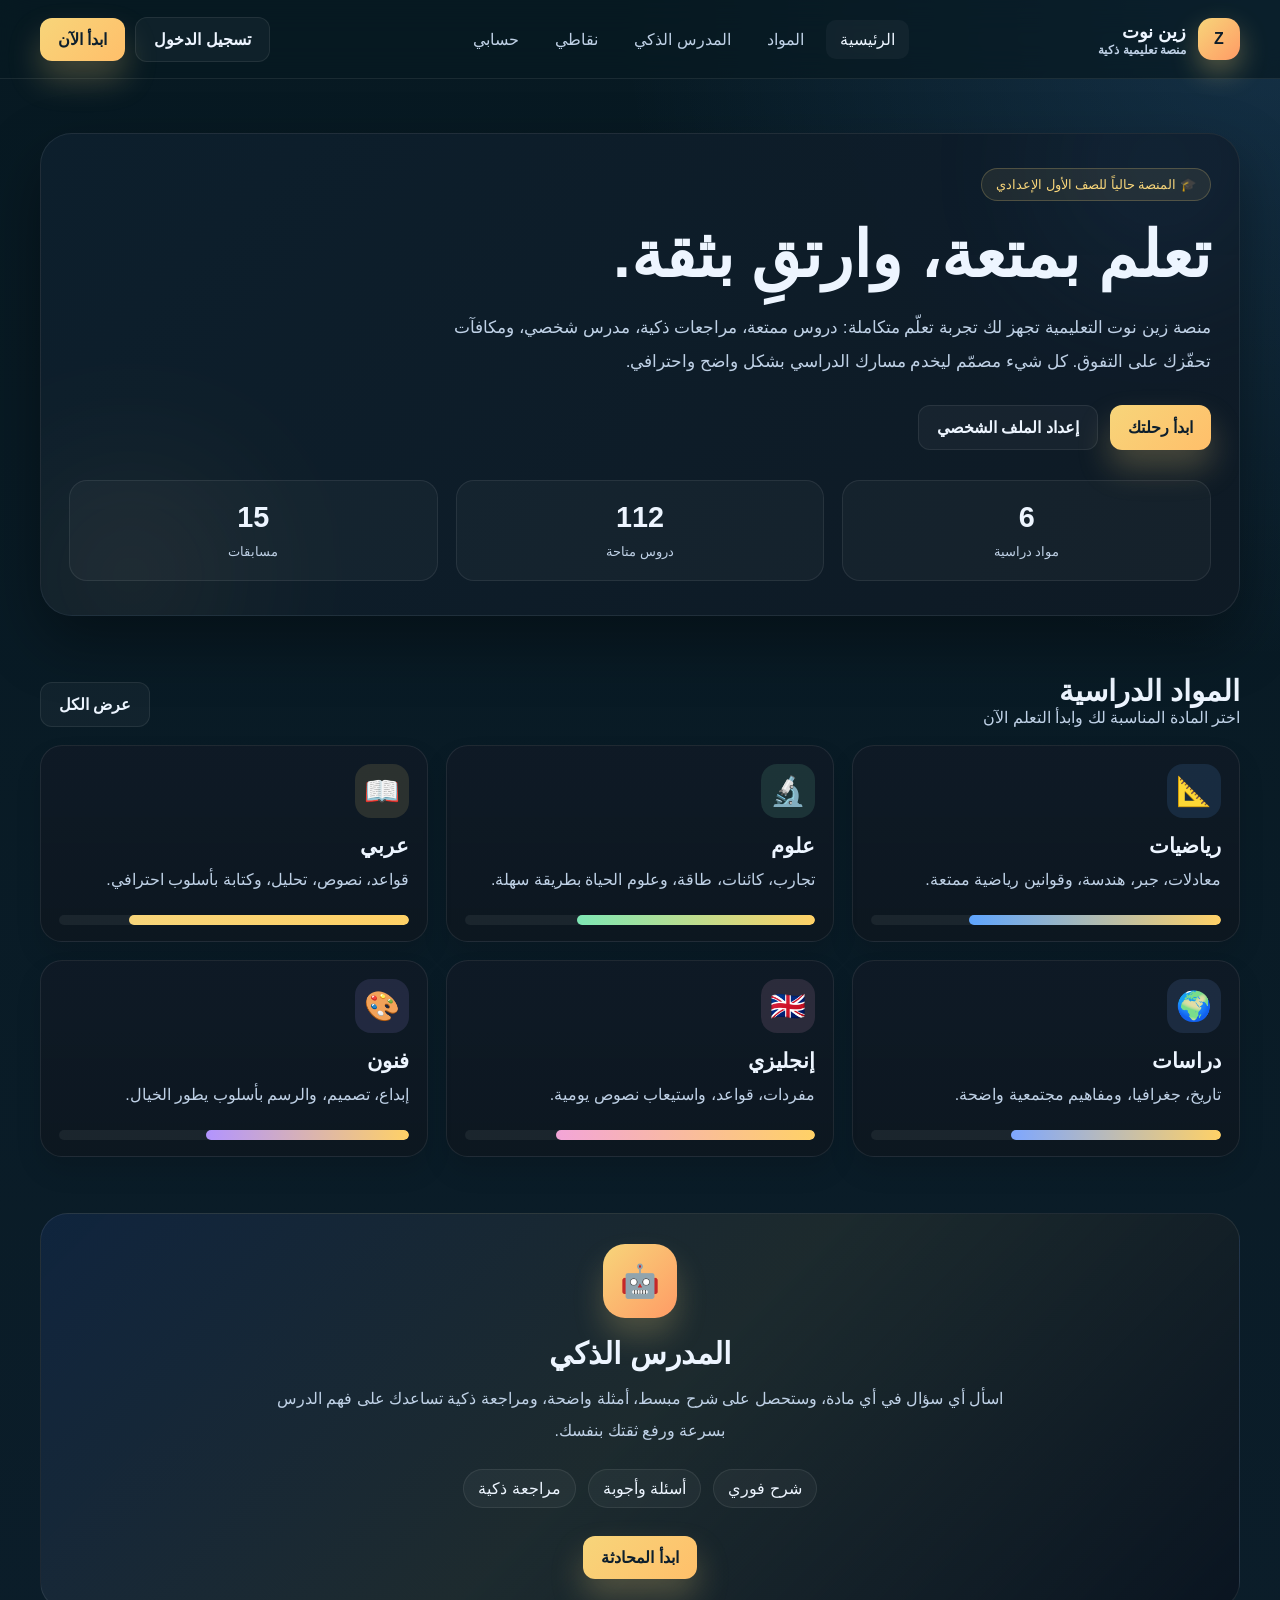
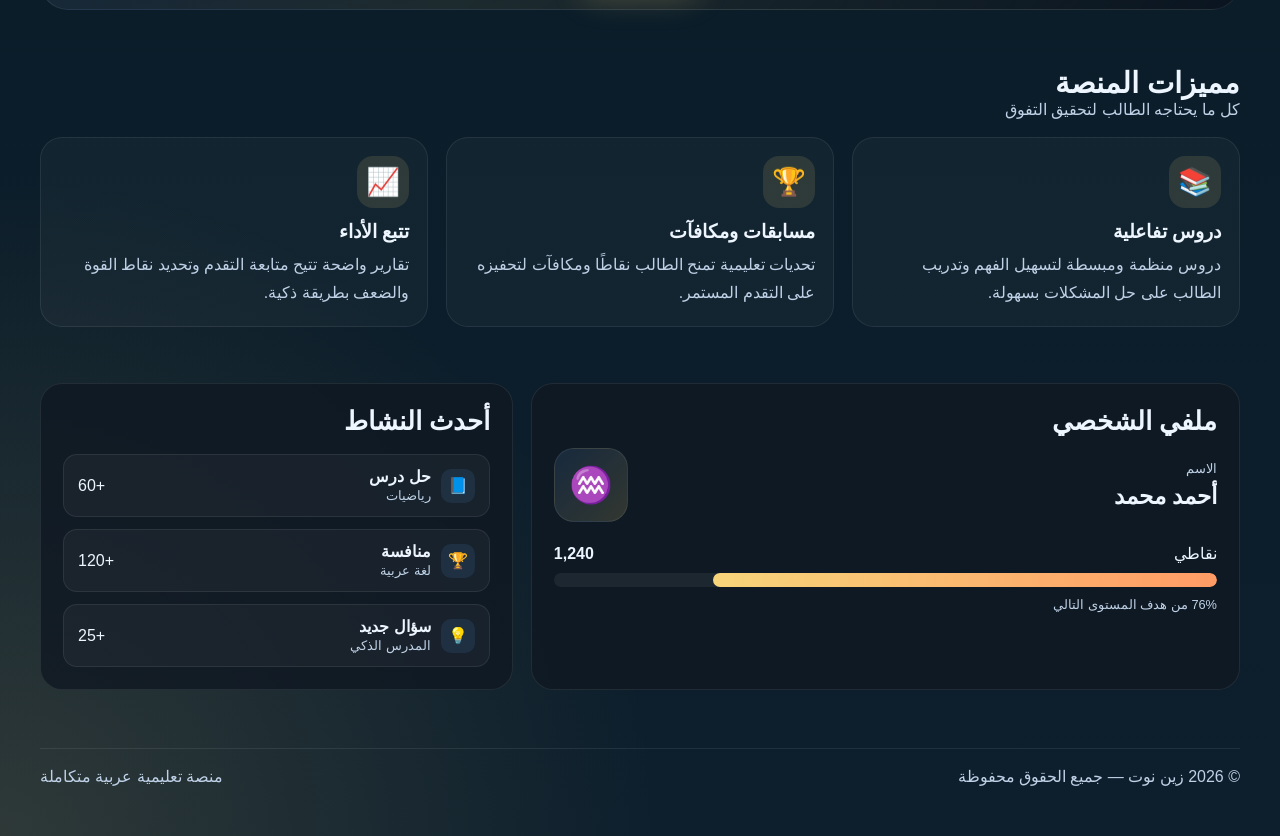
<file: project/zen-note-premium.html>
<!DOCTYPE html>
<html lang="ar" dir="rtl">
  <head>
    <meta charset="UTF-8" />
    <meta name="viewport" content="width=device-width, initial-scale=1.0" />
    <title>زين نوت | منصة تعليمية فاخرة</title>
    <meta name="description" content="منصة تعليمية عربية احترافية للطلاب مع مدرس ذكي، مواد دراسية، نقاط، وأداء شخصي." />
    <style>
      :root {
        --bg: #071922;
        --bg-2: #0d1f2d;
        --bg-3: #0f2436;
        --panel: rgba(15, 24, 35, 0.85);
        --panel-2: rgba(18, 31, 44, 0.9);
        --line: rgba(255,255,255,0.08);
        --line-strong: rgba(255,255,255,0.15);
        --text: #edf5ff;
        --muted: #bfd1e6;
        --blue: #59a8ff;
        --blue-2: #6ea7ff;
        --gold: #f7d57a;
        --gold-2: #ffbf6a;
        --green: #7ee7b5;
        --green-2: #58d6a2;
        --pink: #f3a5d8;
        --purple: #b294ff;
        --orange: #ff9b65;
        --red: #ff7b7b;
        --shadow: 0 25px 60px rgba(0,0,0,0.36);
      }

      * { box-sizing: border-box; }

      html { scroll-behavior: smooth; }

      body {
        margin: 0;
        font-family: "Tahoma", "Segoe UI", sans-serif;
        background:
          radial-gradient(circle at top right, rgba(89,168,255,0.17), transparent 24%),
          radial-gradient(circle at bottom left, rgba(247,213,122,0.14), transparent 24%),
          linear-gradient(180deg, var(--bg), var(--bg-2));
        color: var(--text);
      }

      a { color: inherit; text-decoration: none; }
      button, input, select { font: inherit; }

      .container {
        width: min(1200px, calc(100% - 32px));
        margin: 0 auto;
      }

      .topbar {
        position: sticky;
        top: 0;
        z-index: 40;
        background: rgba(7, 25, 34, 0.72);
        backdrop-filter: blur(16px);
        border-bottom: 1px solid var(--line);
      }

      .topbar-inner {
        min-height: 78px;
        display: flex;
        align-items: center;
        justify-content: space-between;
        gap: 18px;
      }

      .brand {
        display: flex;
        align-items: center;
        gap: 12px;
        font-weight: 800;
      }

      .brand-mark {
        width: 42px;
        height: 42px;
        border-radius: 14px;
        background: linear-gradient(135deg, var(--gold), var(--orange));
        color: #0d1d2a;
        display: grid;
        place-items: center;
        font-weight: 900;
        box-shadow: 0 12px 28px rgba(247,213,122,0.33);
      }

      .nav {
        display: flex;
        align-items: center;
        gap: 8px;
        flex-wrap: wrap;
      }

      .nav a {
        color: var(--muted);
        padding: 10px 14px;
        border-radius: 10px;
        transition: 0.2s ease;
      }

      .nav a:hover,
      .nav a.active {
        color: var(--text);
        background: rgba(255,255,255,0.04);
      }

      .header-actions {
        display: flex;
        align-items: center;
        gap: 10px;
      }

      .btn {
        border: 0;
        border-radius: 12px;
        padding: 12px 18px;
        font-weight: 700;
        cursor: pointer;
        transition: transform 0.2s ease, opacity 0.2s ease;
      }

      .btn:hover { transform: translateY(-1px); }
      .btn:active { transform: translateY(0); }

      .btn-primary {
        background: linear-gradient(135deg, var(--gold), var(--gold-2));
        color: #0d1f2d;
        box-shadow: 0 18px 32px rgba(247,213,122,0.25);
      }

      .btn-secondary {
        background: rgba(255,255,255,0.04);
        color: var(--text);
        border: 1px solid var(--line);
      }

      .hero {
        padding: 54px 0 30px;
      }

      .hero-panel {
        background: linear-gradient(135deg, rgba(13,31,45,0.96), rgba(15,26,37,0.96));
        border: 1px solid var(--line);
        border-radius: 32px;
        padding: 34px 28px;
        position: relative;
        overflow: hidden;
        box-shadow: var(--shadow);
      }

      .hero-panel::before,
      .hero-panel::after {
        content: "";
        position: absolute;
        border-radius: 50%;
        filter: blur(80px);
        opacity: 0.4;
      }

      .hero-panel::before {
        width: 220px;
        height: 220px;
        background: rgba(89,168,255,0.22);
        top: -80px;
        right: -30px;
      }

      .hero-panel::after {
        width: 220px;
        height: 220px;
        background: rgba(247,213,122,0.18);
        bottom: -70px;
        left: -20px;
      }

      .hero-inner {
        position: relative;
        z-index: 1;
      }

      .hero-badge {
        display: inline-flex;
        align-items: center;
        gap: 8px;
        background: rgba(247,213,122,0.08);
        color: var(--gold);
        border: 1px solid rgba(247,213,122,0.22);
        border-radius: 999px;
        padding: 8px 14px;
        font-size: 13px;
      }

      h1 {
        margin: 18px 0 14px;
        font-size: clamp(2.3rem, 5vw, 4.6rem);
        line-height: 1.15;
      }

      .hero-text {
        max-width: 760px;
        color: var(--muted);
        font-size: 1.08rem;
        line-height: 2;
      }

      .hero-actions {
        margin-top: 26px;
        display: flex;
        flex-wrap: wrap;
        gap: 12px;
      }

      .stats {
        display: grid;
        grid-template-columns: repeat(3, minmax(140px, 1fr));
        gap: 18px;
        margin-top: 30px;
      }

      .stat {
        background: rgba(255,255,255,0.03);
        border: 1px solid var(--line);
        border-radius: 18px;
        padding: 20px 14px;
        text-align: center;
      }

      .stat strong {
        display: block;
        font-size: 1.8rem;
        margin-bottom: 8px;
      }

      .stat span {
        color: var(--muted);
        font-size: 0.8rem;
      }

      section {
        padding: 28px 0;
      }

      .section-head {
        display: flex;
        align-items: end;
        justify-content: space-between;
        gap: 14px;
        margin-bottom: 18px;
      }

      .section-head h2 {
        margin: 0;
        font-size: clamp(1.8rem, 2vw, 2.5rem);
      }

      .section-head p {
        margin: 0;
        color: var(--muted);
      }

      .subject-grid {
        display: grid;
        grid-template-columns: repeat(3, minmax(220px, 1fr));
        gap: 18px;
      }

      .subject-card {
        background: linear-gradient(180deg, rgba(16,26,38,0.9), rgba(13,23,32,0.96));
        border: 1px solid var(--line);
        border-radius: 22px;
        padding: 18px 18px 16px;
        box-shadow: 0 14px 26px rgba(0,0,0,0.12);
        cursor: pointer;
        transition: transform 0.2s ease, box-shadow 0.2s ease;
      }

      .subject-card:hover {
        transform: translateY(-4px);
        box-shadow: 0 18px 34px rgba(0,0,0,0.18);
      }

      .subject-icon {
        width: 54px;
        height: 54px;
        border-radius: 16px;
        display: grid;
        place-items: center;
        font-size: 1.8rem;
        margin-bottom: 16px;
      }

      .subject-card h3 {
        margin: 0 0 8px;
        font-size: 1.3rem;
      }

      .subject-card p {
        color: var(--muted);
        margin: 0;
        line-height: 1.8;
      }

      .subject-progress {
        margin-top: 20px;
        height: 10px;
        background: rgba(255,255,255,0.06);
        border-radius: 999px;
        overflow: hidden;
      }

      .subject-progress span {
        display: block;
        height: 100%;
        border-radius: inherit;
      }

      .feature-banner {
        background: linear-gradient(135deg, rgba(68,110,255,0.1), rgba(247,213,122,0.08), rgba(10,20,32,0.9));
        border: 1px solid var(--line);
        border-radius: 28px;
        padding: 30px 24px;
        text-align: center;
      }

      .feature-badge {
        width: 74px;
        height: 74px;
        border-radius: 22px;
        background: linear-gradient(135deg, var(--gold), var(--orange));
        display: grid;
        place-items: center;
        font-size: 2rem;
        margin: 0 auto 18px;
        color: #092032;
        box-shadow: 0 18px 30px rgba(247,213,122,0.22);
      }

      .feature-banner h2 {
        margin: 0 0 12px;
        font-size: clamp(1.9rem, 2vw, 2.8rem);
      }

      .feature-banner p {
        max-width: 760px;
        margin: 0 auto;
        line-height: 2;
        color: var(--muted);
      }

      .feature-pills {
        display: flex;
        justify-content: center;
        flex-wrap: wrap;
        gap: 12px;
        margin-top: 22px;
      }

      .feature-pills span {
        padding: 9px 14px;
        border-radius: 999px;
        background: rgba(255,255,255,0.04);
        border: 1px solid var(--line);
      }

      .dashboard {
        display: grid;
        grid-template-columns: 1.2fr 0.8fr;
        gap: 18px;
      }

      .panel {
        background: rgba(16,24,34,0.8);
        border: 1px solid var(--line);
        border-radius: 22px;
        padding: 22px;
      }

      .zodiac-box {
        display: flex;
        align-items: center;
        justify-content: space-between;
        gap: 16px;
      }

      .zodiac-badge {
        width: 74px;
        height: 74px;
        border-radius: 20px;
        background: linear-gradient(135deg, rgba(89,168,255,0.12), rgba(247,213,122,0.16));
        border: 1px solid rgba(255,255,255,0.08);
        display: grid;
        place-items: center;
        font-size: 2.2rem;
      }

      .points-box {
        margin-top: 22px;
      }

      .points-top {
        display: flex;
        align-items: center;
        justify-content: space-between;
        margin-bottom: 10px;
      }

      .progress-bar {
        height: 14px;
        background: rgba(255,255,255,0.06);
        border-radius: 999px;
        overflow: hidden;
      }

      .progress-bar span {
        display: block;
        height: 100%;
        width: 76%;
        background: linear-gradient(90deg, var(--gold), var(--orange));
        border-radius: inherit;
      }

      .mini-list {
        display: grid;
        gap: 12px;
        margin-top: 18px;
      }

      .mini-item {
        display: flex;
        align-items: center;
        justify-content: space-between;
        gap: 12px;
        background: rgba(255,255,255,0.04);
        border: 1px solid var(--line);
        border-radius: 14px;
        padding: 12px 14px;
      }

      .mini-tag {
        width: 34px;
        height: 34px;
        display: grid;
        place-items: center;
        border-radius: 10px;
        background: rgba(89,168,255,0.1);
      }

      .feature-grid {
        display: grid;
        grid-template-columns: repeat(3, minmax(180px, 1fr));
        gap: 18px;
        margin-top: 10px;
      }

      .feature-box {
        background: rgba(255,255,255,0.03);
        border: 1px solid var(--line);
        border-radius: 22px;
        padding: 18px;
      }

      .feature-box .icon {
        width: 52px;
        height: 52px;
        border-radius: 16px;
        display: grid;
        place-items: center;
        background: rgba(247,213,122,0.12);
        font-size: 1.7rem;
        margin-bottom: 12px;
      }

      .feature-box h3 {
        margin: 0 0 8px;
        font-size: 1.2rem;
      }

      .feature-box p {
        margin: 0;
        color: var(--muted);
        line-height: 1.8;
      }

      .footer {
        padding: 30px 0 50px;
        color: var(--muted);
      }

      .footer-inner {
        border-top: 1px solid var(--line);
        padding-top: 18px;
        display: flex;
        justify-content: space-between;
        align-items: center;
        gap: 14px;
        flex-wrap: wrap;
      }

      .modal {
        position: fixed;
        inset: 0;
        z-index: 100;
        display: none;
        align-items: center;
        justify-content: center;
        background: rgba(3,9,14,0.7);
        padding: 18px;
      }

      .modal.open {
        display: flex;
      }

      .modal-panel {
        width: min(640px, 100%);
        border-radius: 28px;
        border: 1px solid var(--line);
        background: linear-gradient(180deg, rgba(14,22,31,0.97), rgba(8,16,24,0.97));
        box-shadow: var(--shadow);
        overflow: hidden;
      }

      .modal-head {
        display: flex;
        align-items: center;
        justify-content: space-between;
        gap: 12px;
        padding: 18px 22px;
        border-bottom: 1px solid var(--line);
      }

      .modal-body {
        padding: 22px;
      }

      .switch {
        display: flex;
        gap: 8px;
        background: rgba(255,255,255,0.04);
        border: 1px solid var(--line);
        border-radius: 12px;
        padding: 6px;
        margin-bottom: 18px;
      }

      .switch button {
        flex: 1;
        padding: 10px 12px;
        background: transparent;
        color: var(--muted);
        border: 0;
        border-radius: 10px;
        cursor: pointer;
        font-weight: 700;
      }

      .switch button.active {
        background: linear-gradient(135deg, var(--blue), #7a8dff);
        color: white;
      }

      .field {
        display: grid;
        gap: 8px;
        margin-bottom: 16px;
      }

      .field label {
        color: var(--muted);
        font-size: 0.9rem;
      }

      .field input,
      .field select {
        width: 100%;
        border: 1px solid var(--line);
        background: rgba(255,255,255,0.02);
        color: var(--text);
        border-radius: 12px;
        padding: 12px 14px;
      }

      .field input::placeholder { color: rgba(255,255,255,0.4); }

      .profile-grid {
        display: grid;
        grid-template-columns: repeat(2, minmax(160px, 1fr));
        gap: 16px;
      }

      .chat-box {
        min-height: 540px;
        display: grid;
        grid-template-rows: auto 1fr auto;
      }

      .chat-header {
        display: flex;
        align-items: center;
        justify-content: space-between;
        gap: 12px;
        padding-bottom: 14px;
      }

      .chat-body {
        background: rgba(255,255,255,0.02);
        border: 1px solid var(--line);
        border-radius: 16px;
        padding: 14px;
        display: grid;
        gap: 12px;
        overflow: auto;
      }

      .msg {
        max-width: 82%;
        border-radius: 14px;
        padding: 10px 12px;
        line-height: 1.8;
      }

      .msg.ai {
        background: rgba(89,168,255,0.1);
        border: 1px solid rgba(89,168,255,0.2);
        margin-left: auto;
      }

      .msg.user {
        background: rgba(247,213,122,0.08);
        border: 1px solid rgba(247,213,122,0.2);
      }

      .chat-compose {
        display: flex;
        gap: 10px;
        margin-top: 12px;
      }

      .chat-compose input {
        flex: 1;
        border: 1px solid var(--line);
        background: rgba(255,255,255,0.02);
        color: var(--text);
        border-radius: 12px;
        padding: 12px 14px;
      }

      .small { color: var(--muted); font-size: 0.8rem; }

      @media (max-width: 920px) {
        .subject-grid,
        .feature-grid {
          grid-template-columns: repeat(2, minmax(180px, 1fr));
        }

        .dashboard {
          grid-template-columns: 1fr;
        }
      }

      @media (max-width: 680px) {
        .topbar-inner {
          flex-wrap: wrap;
          padding: 12px 0;
        }

        .nav {
          width: 100%;
          justify-content: center;
        }

        .header-actions {
          width: 100%;
          justify-content: center;
        }

        .subject-grid,
        .feature-grid,
        .stats,
        .profile-grid {
          grid-template-columns: 1fr;
        }

        .section-head {
          display: block;
        }
      }
    </style>
  </head>
  <body>
    <header class="topbar">
      <div class="container topbar-inner">
        <div class="brand">
          <div class="brand-mark">Z</div>
          <div>
            <div style="font-size:1.14rem;">زين نوت</div>
            <div style="font-size:0.74rem; color: var(--muted);">منصة تعليمية ذكية</div>
          </div>
        </div>

        <nav class="nav" aria-label="التنقل">
          <a href="#home" class="active">الرئيسية</a>
          <a href="#subjects">المواد</a>
          <a href="#teacher">المدرس الذكي</a>
          <a href="#points">نقاطي</a>
          <a href="#account">حسابي</a>
        </nav>

        <div class="header-actions">
          <button class="btn btn-secondary" id="loginBtn">تسجيل الدخول</button>
          <button class="btn btn-primary" id="startBtn">ابدأ الآن</button>
        </div>
      </div>
    </header>

    <main id="home" class="container">
      <section class="hero">
        <div class="hero-panel">
          <div class="hero-inner">
            <div class="hero-badge">🎓 المنصة حالياً للصف الأول الإعدادي</div>
            <h1>تعلم بمتعة، وارتقِ بثقة.</h1>
            <p class="hero-text">
              منصة زين نوت التعليمية تجهز لك تجربة تعلّم متكاملة: دروس ممتعة، مراجعات ذكية، مدرس شخصي، ومكافآت تحفّزك على التفوق. كل شيء مصمّم ليخدم مسارك الدراسي بشكل واضح واحترافي.
            </p>

            <div class="hero-actions">
              <button class="btn btn-primary" id="heroStartBtn">ابدأ رحلتك</button>
              <button class="btn btn-secondary" id="profileBtn">إعداد الملف الشخصي</button>
            </div>

            <div class="stats">
              <div class="stat">
                <strong>6</strong>
                <span>مواد دراسية</span>
              </div>
              <div class="stat">
                <strong>112</strong>
                <span>دروس متاحة</span>
              </div>
              <div class="stat">
                <strong>15</strong>
                <span>مسابقات</span>
              </div>
            </div>
          </div>
        </div>
      </section>

      <section id="subjects">
        <div class="section-head">
          <div>
            <h2>المواد الدراسية</h2>
            <p>اختر المادة المناسبة لك وابدأ التعلم الآن</p>
          </div>
          <button class="btn btn-secondary">عرض الكل</button>
        </div>
        <div class="subject-grid" id="subjectGrid"></div>
      </section>

      <section id="teacher">
        <div class="feature-banner">
          <div class="feature-badge">🤖</div>
          <h2>المدرس الذكي</h2>
          <p>
            اسأل أي سؤال في أي مادة، وستحصل على شرح مبسط، أمثلة واضحة، ومراجعة ذكية تساعدك على فهم الدرس بسرعة ورفع ثقتك بنفسك.
          </p>
          <div class="feature-pills">
            <span>شرح فوري</span>
            <span>أسئلة وأجوبة</span>
            <span>مراجعة ذكية</span>
          </div>
          <div class="hero-actions" style="justify-content:center; margin-top:28px;">
            <button class="btn btn-primary" id="openChatBtn">ابدأ المحادثة</button>
          </div>
        </div>
      </section>

      <section>
        <div class="section-head">
          <div>
            <h2>مميزات المنصة</h2>
            <p>كل ما يحتاجه الطالب لتحقيق التفوق</p>
          </div>
        </div>

        <div class="feature-grid">
          <div class="feature-box">
            <div class="icon">📚</div>
            <h3>دروس تفاعلية</h3>
            <p>دروس منظمة ومبسطة لتسهيل الفهم وتدريب الطالب على حل المشكلات بسهولة.</p>
          </div>

          <div class="feature-box">
            <div class="icon">🏆</div>
            <h3>مسابقات ومكافآت</h3>
            <p>تحديات تعليمية تمنح الطالب نقاطًا ومكافآت لتحفيزه على التقدم المستمر.</p>
          </div>

          <div class="feature-box">
            <div class="icon">📈</div>
            <h3>تتبع الأداء</h3>
            <p>تقارير واضحة تتيح متابعة التقدم وتحديد نقاط القوة والضعف بطريقة ذكية.</p>
          </div>
        </div>
      </section>

      <section id="points" class="dashboard">
        <div class="panel">
          <div class="section-head" style="margin-bottom: 12px;">
            <div>
              <h2 style="font-size:1.6rem;">ملفي الشخصي</h2>
            </div>
          </div>

          <div class="zodiac-box">
            <div>
              <div class="small">الاسم</div>
              <div style="font-size: 1.45rem; font-weight: 800; margin-top: 6px;">أحمد محمد</div>
            </div>
            <div class="zodiac-badge">♒</div>
          </div>

          <div class="points-box">
            <div class="points-top">
              <span>نقاطي</span>
              <strong>1,240</strong>
            </div>
            <div class="progress-bar"><span></span></div>
            <div class="small" style="margin-top: 10px;">76% من هدف المستوى التالي</div>
          </div>
        </div>

        <div class="panel" id="account">
          <div class="section-head" style="margin-bottom: 12px;">
            <div>
              <h2 style="font-size:1.6rem;">أحدث النشاط</h2>
            </div>
          </div>

          <div class="mini-list">
            <div class="mini-item">
              <div style="display:flex; align-items:center; gap:10px;">
                <div class="mini-tag">📘</div>
                <div>
                  <strong>حل درس</strong><br />
                  <span class="small">رياضيات</span>
                </div>
              </div>
              <span>+60</span>
            </div>

            <div class="mini-item">
              <div style="display:flex; align-items:center; gap:10px;">
                <div class="mini-tag">🏆</div>
                <div>
                  <strong>منافسة</strong><br />
                  <span class="small">لغة عربية</span>
                </div>
              </div>
              <span>+120</span>
            </div>

            <div class="mini-item">
              <div style="display:flex; align-items:center; gap:10px;">
                <div class="mini-tag">💡</div>
                <div>
                  <strong>سؤال جديد</strong><br />
                  <span class="small">المدرس الذكي</span>
                </div>
              </div>
              <span>+25</span>
            </div>
          </div>
        </div>
      </section>
    </main>

    <footer class="footer">
      <div class="container footer-inner">
        <div>© 2026 زين نوت — جميع الحقوق محفوظة</div>
        <div>منصة تعليمية عربية متكاملة</div>
      </div>
    </footer>

    <div class="modal" id="authModal" aria-hidden="true">
      <div class="modal-panel">
        <div class="modal-head">
          <h3 style="margin:0;">تسجيل الدخول</h3>
          <button class="btn btn-secondary" data-close="authModal" style="width:auto;">إغلاق</button>
        </div>
        <div class="modal-body">
          <div class="switch">
            <button class="active" data-mode="login">دخول</button>
            <button data-mode="signup">تسجيل</button>
          </div>

          <div class="field" id="fullNameField" style="display:none;">
            <label>الاسم الكامل</label>
            <input type="text" placeholder="اكتب اسمك بالكامل" />
          </div>

          <div class="field">
            <label>البريد الإلكتروني</label>
            <input type="email" placeholder="name@example.com" />
          </div>

          <div class="field">
            <label>كلمة المرور</label>
            <input type="password" placeholder="••••••••" />
          </div>

          <button class="btn btn-primary" id="submitAuthBtn" style="width:100%; margin-top:8px;">تأكيد</button>
        </div>
      </div>
    </div>

    <div class="modal" id="profileModal" aria-hidden="true">
      <div class="modal-panel">
        <div class="modal-head">
          <h3 style="margin:0;">إعداد الملف الشخصي</h3>
          <button class="btn btn-secondary" data-close="profileModal" style="width:auto;">إغلاق</button>
        </div>
        <div class="modal-body">
          <div class="profile-grid">
            <div class="field">
              <label>الاسم الكامل</label>
              <input type="text" value="أحمد محمد" />
            </div>
            <div class="field">
              <label>الصف الدراسي</label>
              <select>
                <option>الأول الإعدادي</option>
                <option>الثاني الإعدادي</option>
                <option>الثالث الإعدادي</option>
              </select>
            </div>
            <div class="field">
              <label>تاريخ الميلاد</label>
              <input type="date" value="2014-05-12" />
            </div>
            <div class="field">
              <label>نوع الحساب</label>
              <select>
                <option>طالب</option>
                <option>ولي أمر</option>
              </select>
            </div>
          </div>
          <button class="btn btn-primary" style="width:100%; margin-top:18px;">حفظ البيانات</button>
        </div>
      </div>
    </div>

    <div class="modal" id="chatModal" aria-hidden="true">
      <div class="modal-panel" style="width:min(760px,100%);">
        <div class="modal-head">
          <h3 style="margin:0;">المدرس الذكي</h3>
          <button class="btn btn-secondary" data-close="chatModal" style="width:auto;">إغلاق</button>
        </div>
        <div class="modal-body chat-box">
          <div class="chat-header">
            <div>محادثة تعليمية ذكية</div>
            <div class="small">متصل الآن</div>
          </div>

          <div class="chat-body" id="chatBody">
            <div class="msg ai">أهلاً! أنا المدرّس الذكي، كيف أستطيع مساعدتك اليوم؟</div>
            <div class="msg user">أريد شرح درس الجبر البسيط.</div>
            <div class="msg ai">بالتأكيد! الجبر يعني استخدام الرموز بدل الأرقام في بعض المعادلات. مثال: 2x + 3 = 11 → اطرح 3 ثم اقسم على 2 → x = 4.</div>
          </div>

          <div class="chat-compose">
            <input type="text" id="chatInput" placeholder="اكتب سؤالك هنا..." />
            <button class="btn btn-primary" id="sendChatBtn">إرسال</button>
          </div>
        </div>
      </div>
    </div>

    <script>
      const subjects = [
        { name: 'رياضيات', emoji: '📐', color: '#5ea5ff', progress: '72%', desc: 'معادلات، جبر، هندسة، وقوانين رياضية ممتعة.' },
        { name: 'علوم', emoji: '🔬', color: '#7ee7b5', progress: '68%', desc: 'تجارب، كائنات، طاقة، وعلوم الحياة بطريقة سهلة.' },
        { name: 'عربي', emoji: '📖', color: '#f7d57a', progress: '80%', desc: 'قواعد، نصوص، تحليل، وكتابة بأسلوب احترافي.' },
        { name: 'دراسات', emoji: '🌍', color: '#7ea7ff', progress: '60%', desc: 'تاريخ، جغرافيا، ومفاهيم مجتمعية واضحة.' },
        { name: 'إنجليزي', emoji: '🇬🇧', color: '#f3a5d8', progress: '74%', desc: 'مفردات، قواعد، واستيعاب نصوص يومية.' },
        { name: 'فنون', emoji: '🎨', color: '#b294ff', progress: '58%', desc: 'إبداع، تصميم، والرسم بأسلوب يطور الخيال.' }
      ];

      const subjectGrid = document.getElementById('subjectGrid');
      subjectGrid.innerHTML = subjects.map((s, index) => `
        <article class="subject-card" data-index="${index}" tabindex="0">
          <div class="subject-icon" style="background:${s.color}20; color:${s.color};">${s.emoji}</div>
          <h3>${s.name}</h3>
          <p>${s.desc}</p>
          <div class="subject-progress">
            <span style="width:${s.progress}; background:linear-gradient(90deg, ${s.color}, #ffd166);"></span>
          </div>
        </article>
      `).join('');

      document.querySelectorAll('.subject-card').forEach((card) => {
        card.addEventListener('click', () => {
          const idx = Number(card.dataset.index);
          const subject = subjects[idx];
          alert(`تم اختيار مادة: ${subject.name}\n${subject.desc}`);
        });
      });

      const modals = {
        authModal: document.getElementById('authModal'),
        profileModal: document.getElementById('profileModal'),
        chatModal: document.getElementById('chatModal')
      };

      function openModal(name) {
        modals[name].classList.add('open');
      }

      function closeModal(name) {
        modals[name].classList.remove('open');
      }

      document.getElementById('loginBtn').addEventListener('click', () => openModal('authModal'));
      document.getElementById('startBtn').addEventListener('click', () => openModal('authModal'));
      document.getElementById('heroStartBtn').addEventListener('click', () => openModal('authModal'));
      document.getElementById('profileBtn').addEventListener('click', () => openModal('profileModal'));
      document.getElementById('openChatBtn').addEventListener('click', () => openModal('chatModal'));

      document.querySelectorAll('[data-close]').forEach((btn) => {
        btn.addEventListener('click', () => closeModal(btn.dataset.close));
      });

      const modeButtons = document.querySelectorAll('[data-mode]');
      const fullNameField = document.getElementById('fullNameField');
      modeButtons.forEach((btn) => {
        btn.addEventListener('click', () => {
          const isSignup = btn.dataset.mode === 'signup';
          modeButtons.forEach((b) => b.classList.toggle('active', b === btn));
          fullNameField.style.display = isSignup ? 'grid' : 'none';
        });
      });

      document.getElementById('submitAuthBtn').addEventListener('click', () => {
        closeModal('authModal');
        alert('تم تسجيل الدخول بنجاح.');
      });

      document.getElementById('sendChatBtn').addEventListener('click', () => {
        const input = document.getElementById('chatInput');
        const value = input.value.trim();
        if (!value) return;

        const body = document.getElementById('chatBody');
        const userMsg = document.createElement('div');
        userMsg.className = 'msg user';
        userMsg.textContent = value;
        body.appendChild(userMsg);

        const answer = document.createElement('div');
        answer.className = 'msg ai';
        answer.textContent = 'بالتأكيد! أستطيع مساعدتك في هذا الموضوع. إذا أردت، يمكنني شرح الفكرة خطوة بخطوة أو إعطاء مثال تدريبي سريع.';
        body.appendChild(answer);

        input.value = '';
        body.scrollTop = body.scrollHeight;
      });

      document.getElementById('chatInput').addEventListener('keydown', (event) => {
        if (event.key === 'Enter') {
          document.getElementById('sendChatBtn').click();
        }
      });
    </script>
  </body>
</html>
</file>
